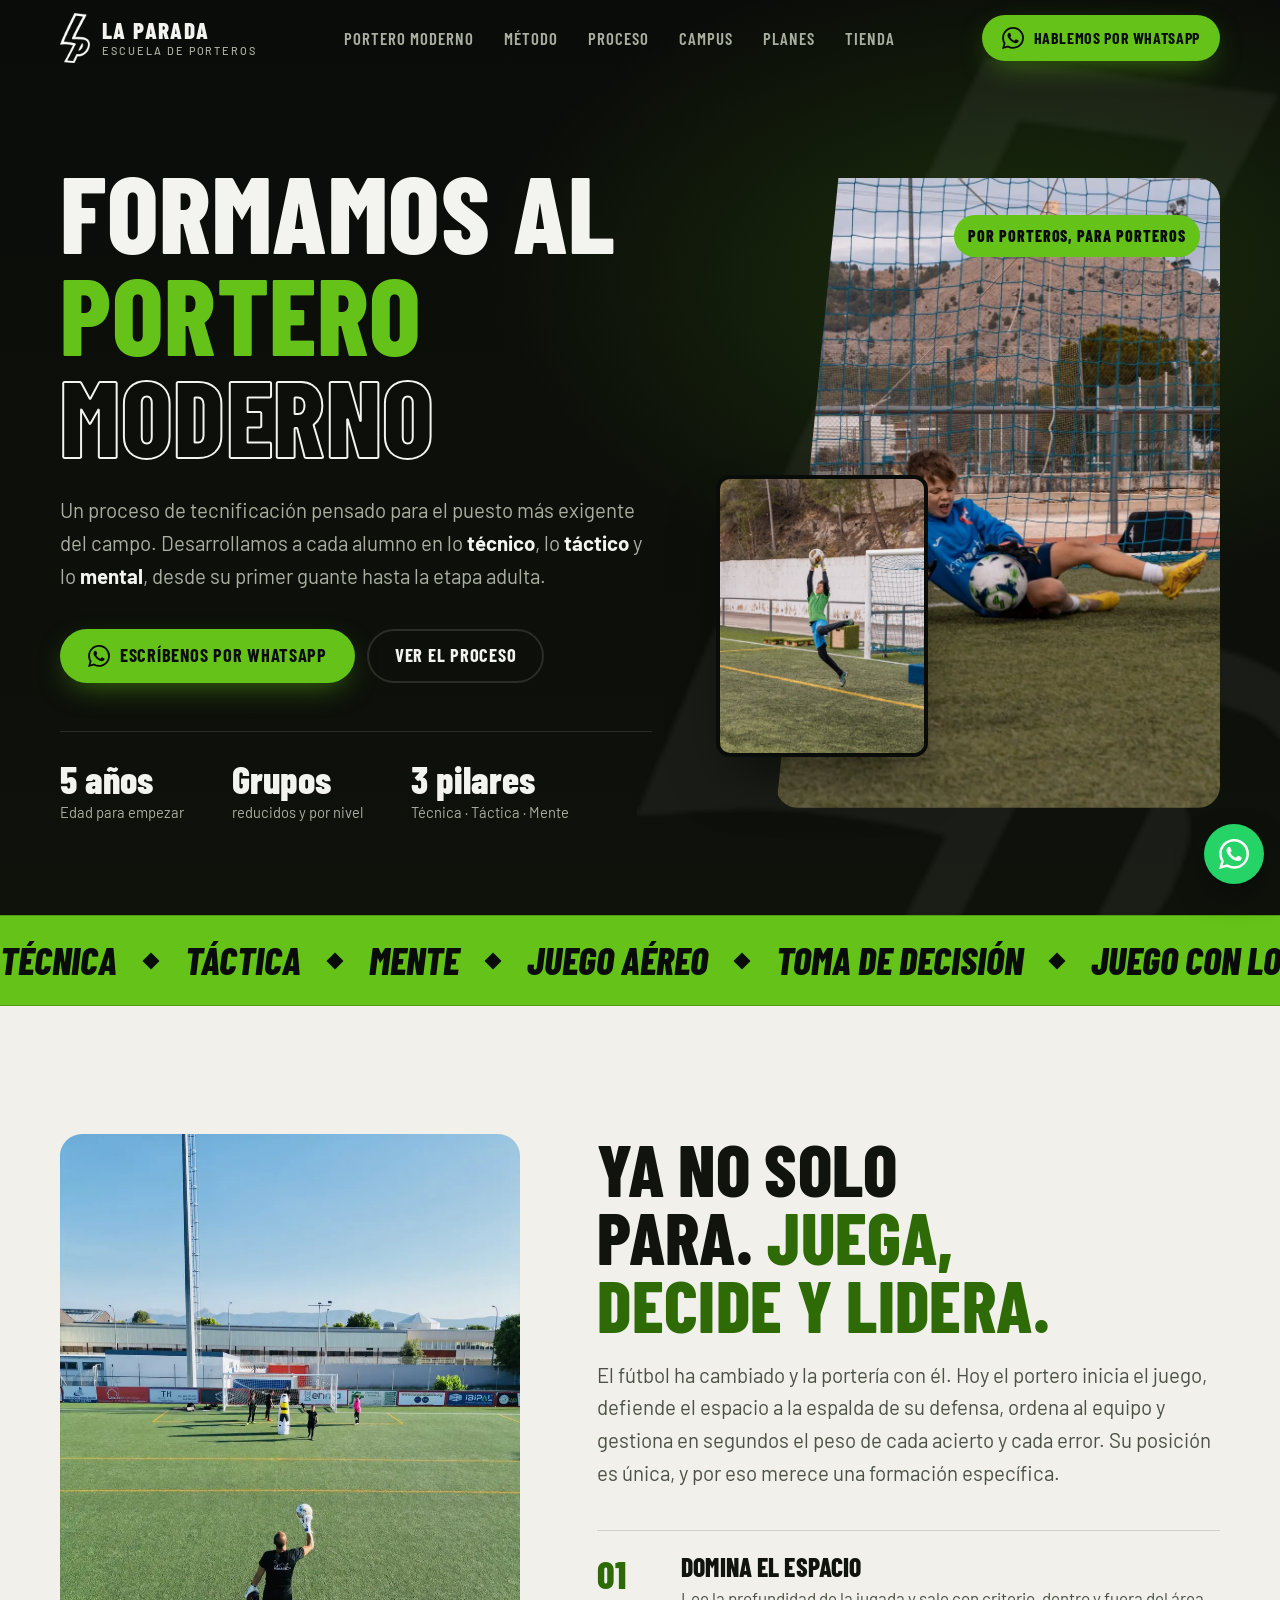
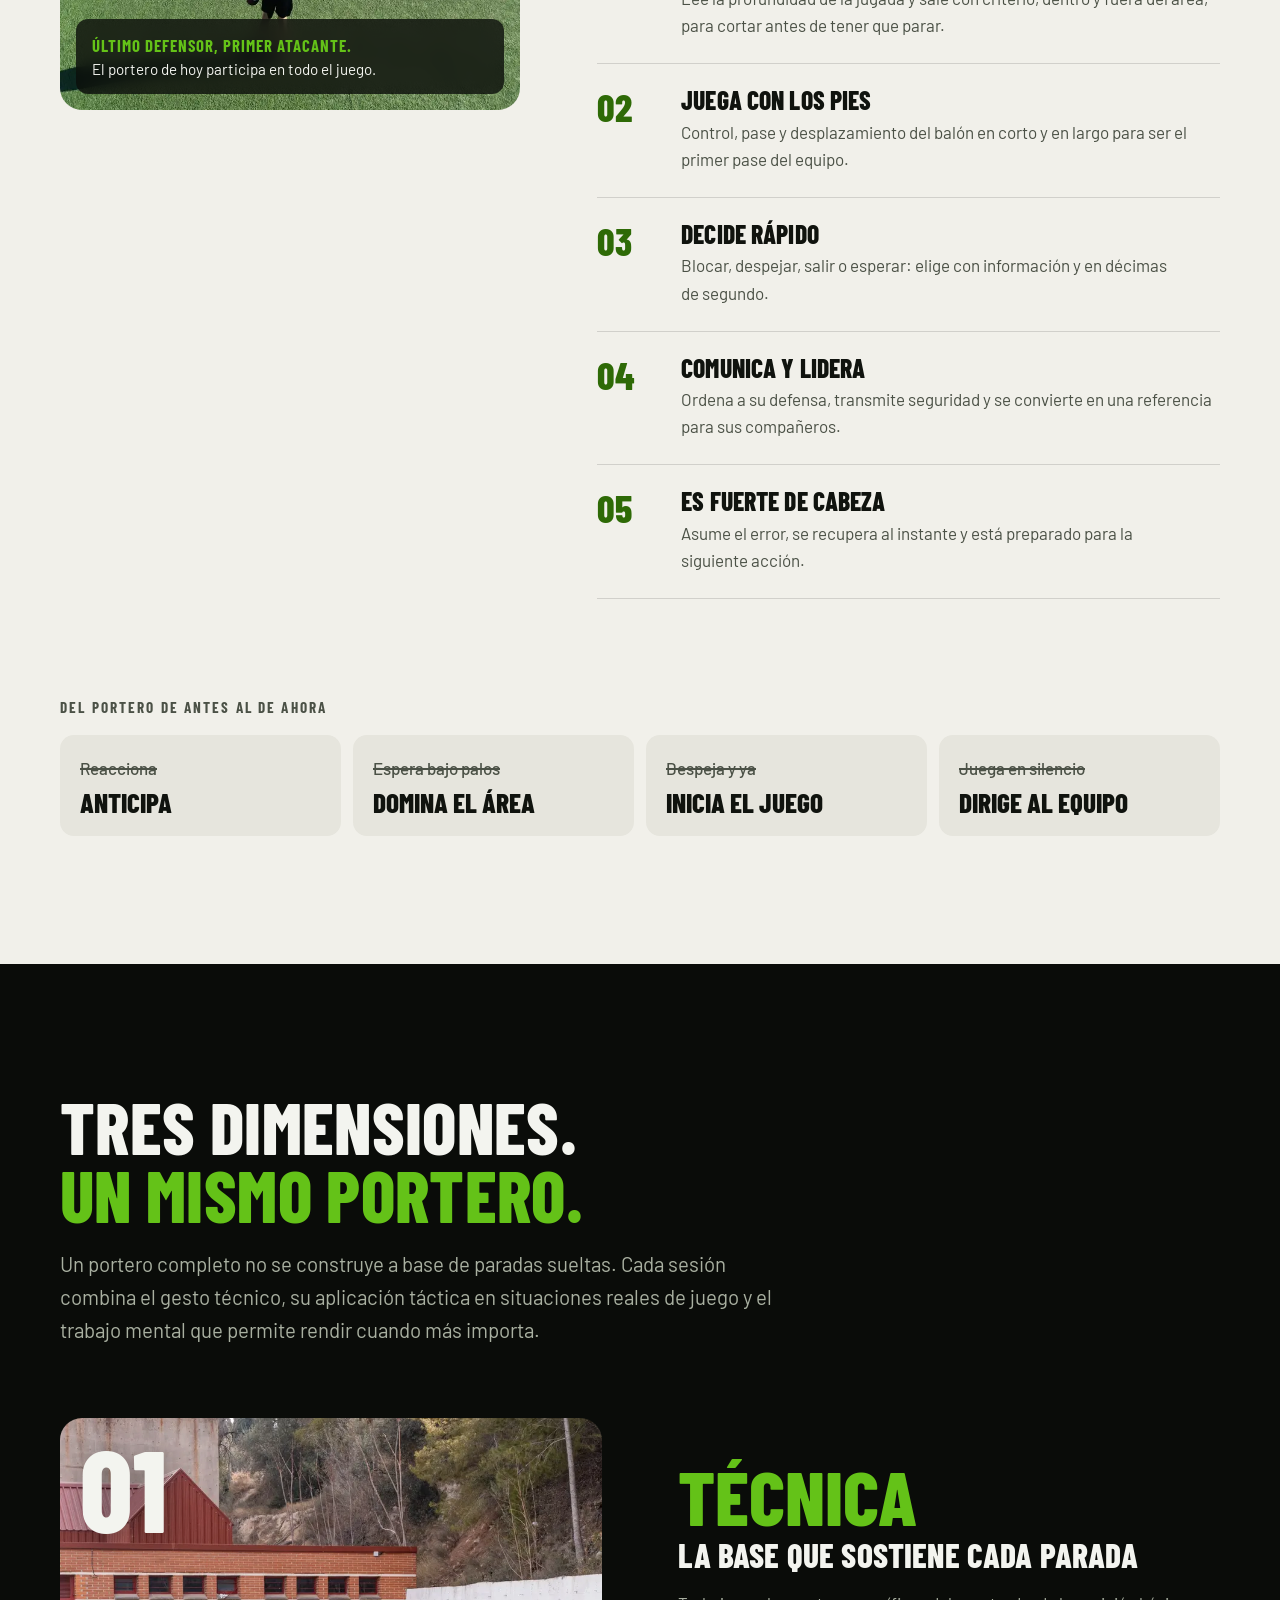
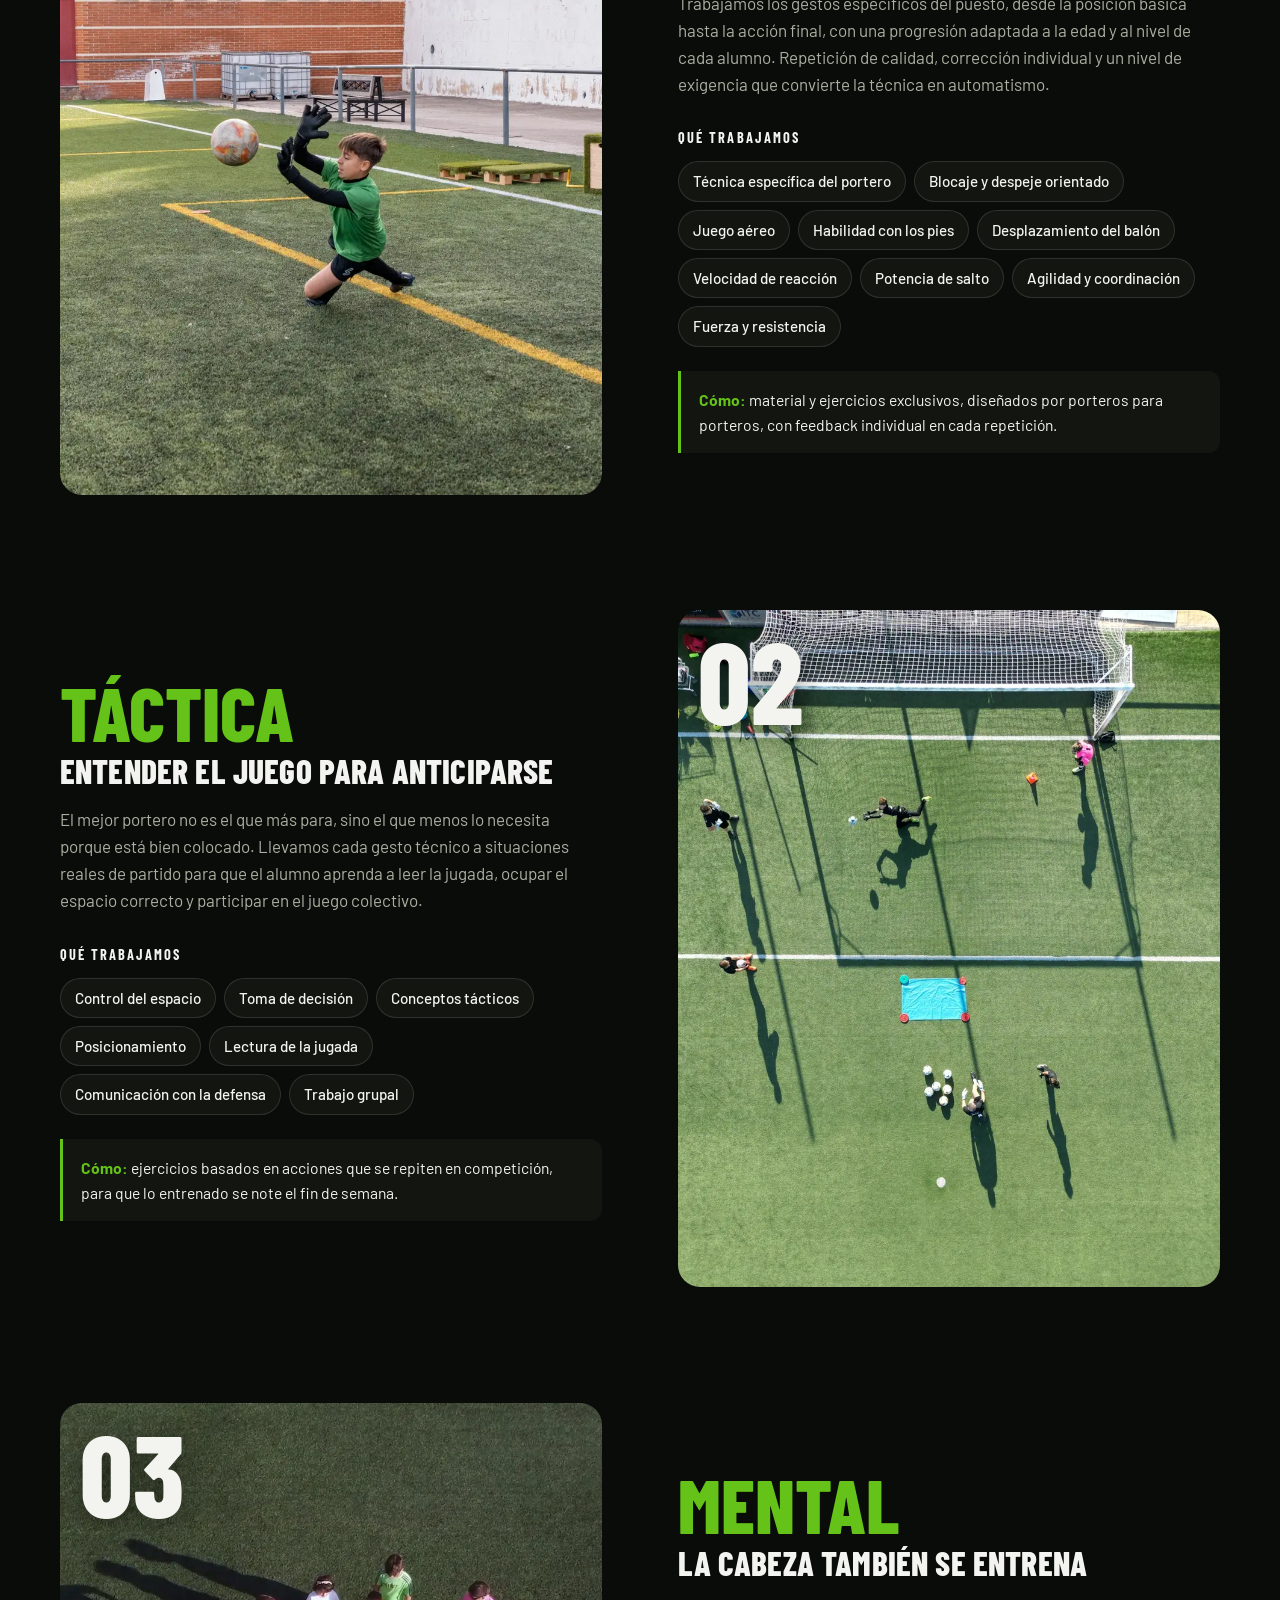
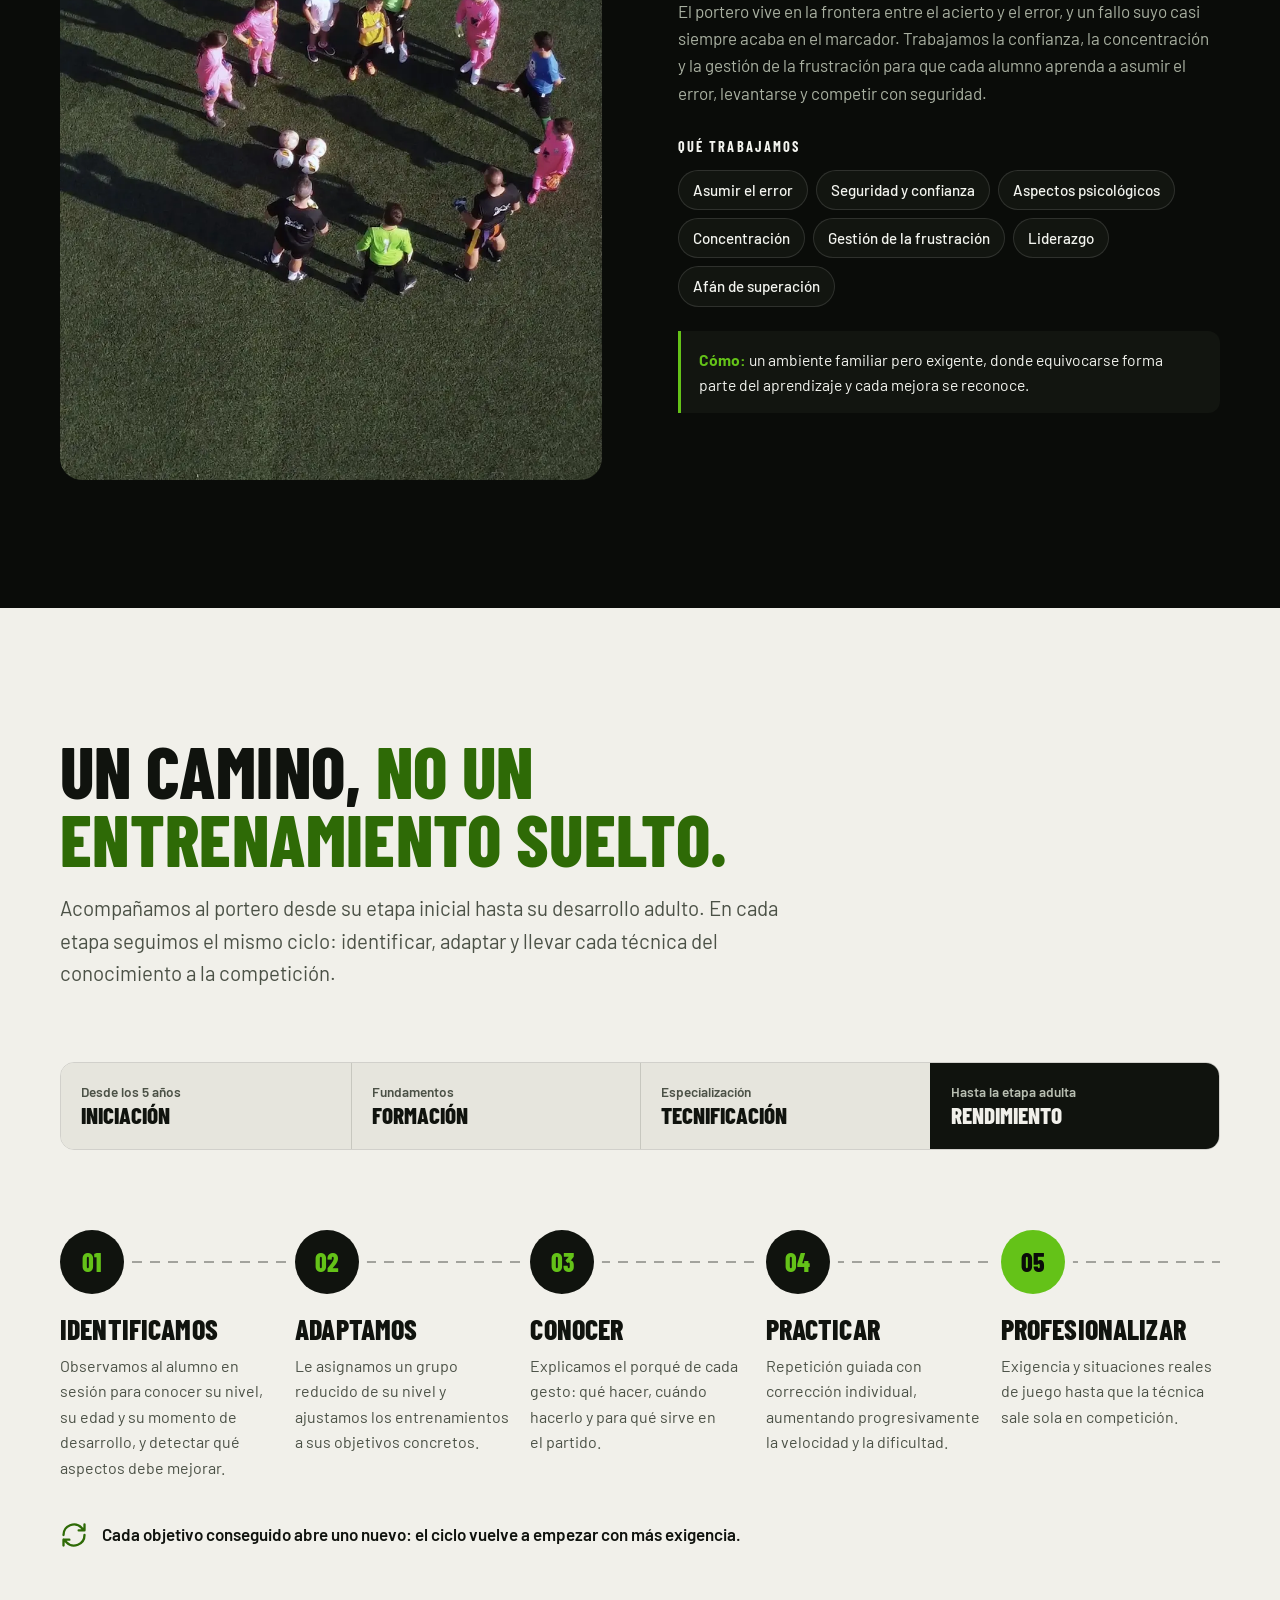
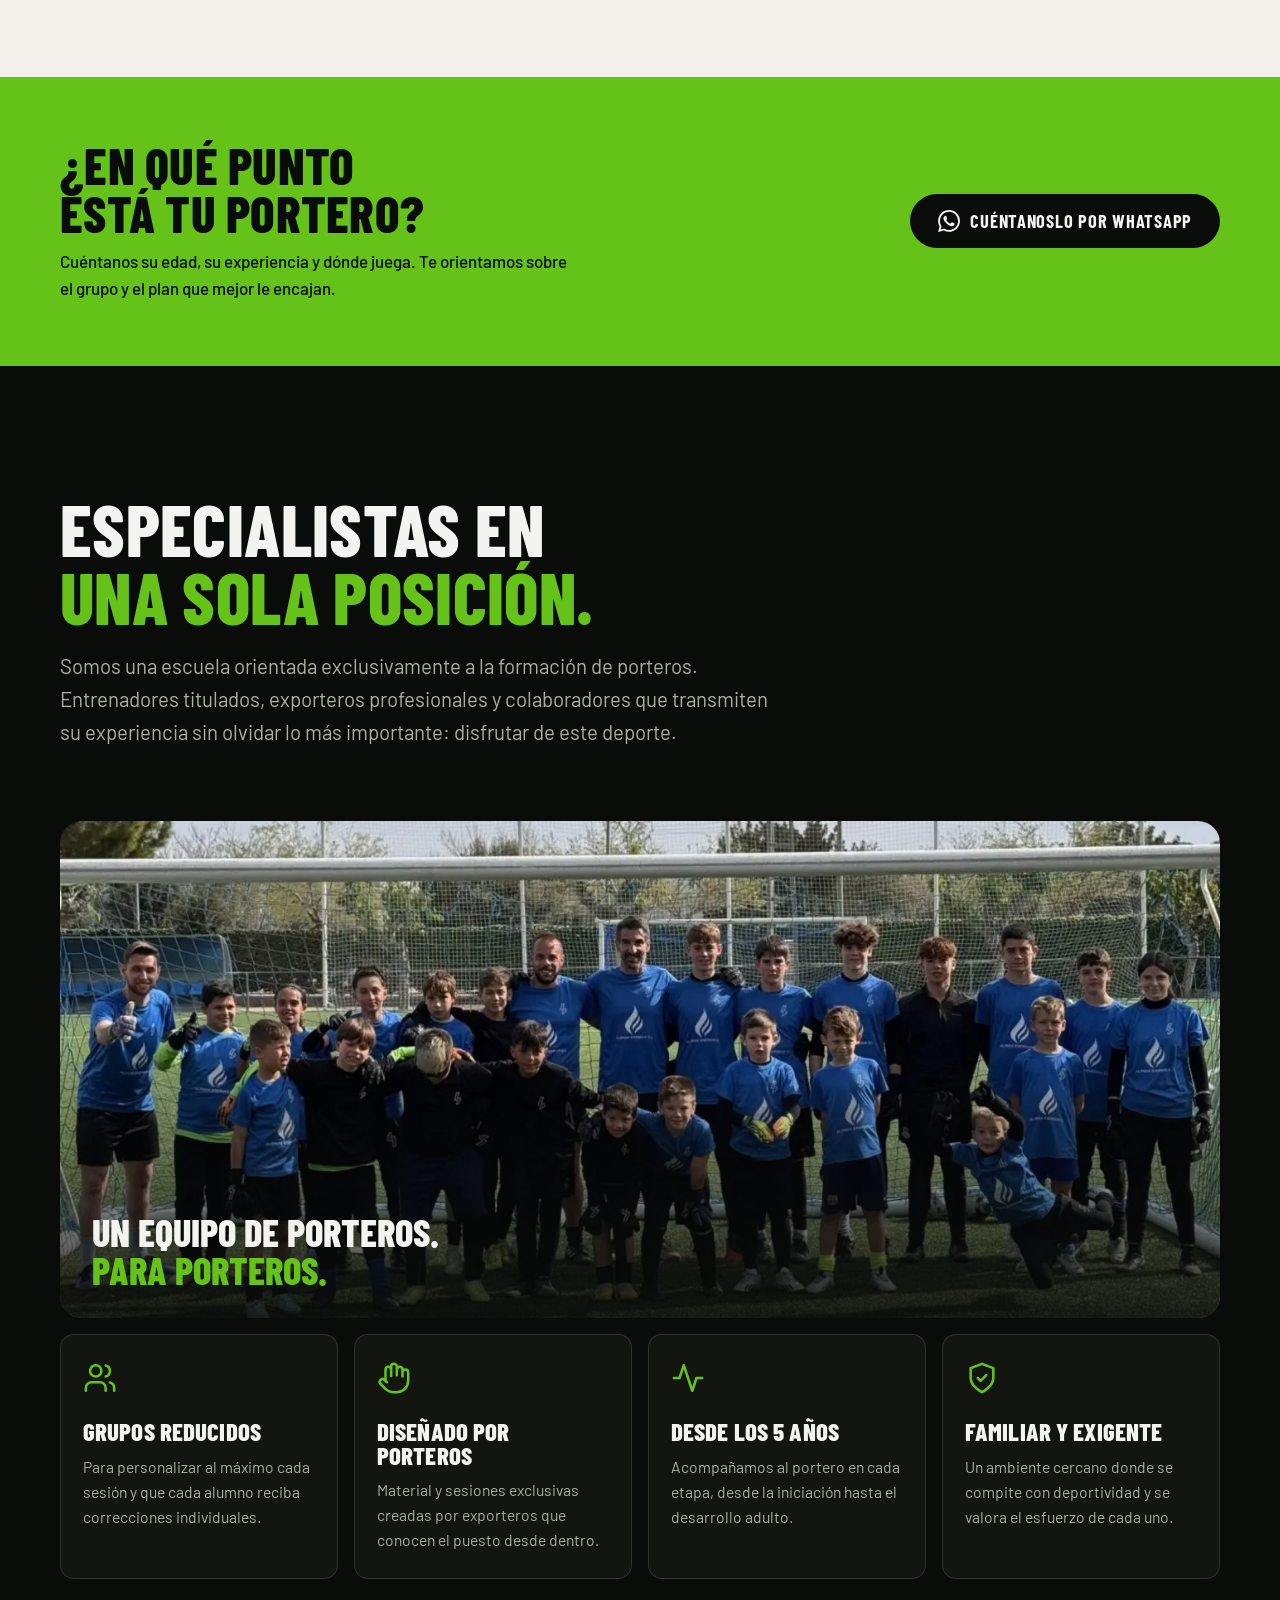
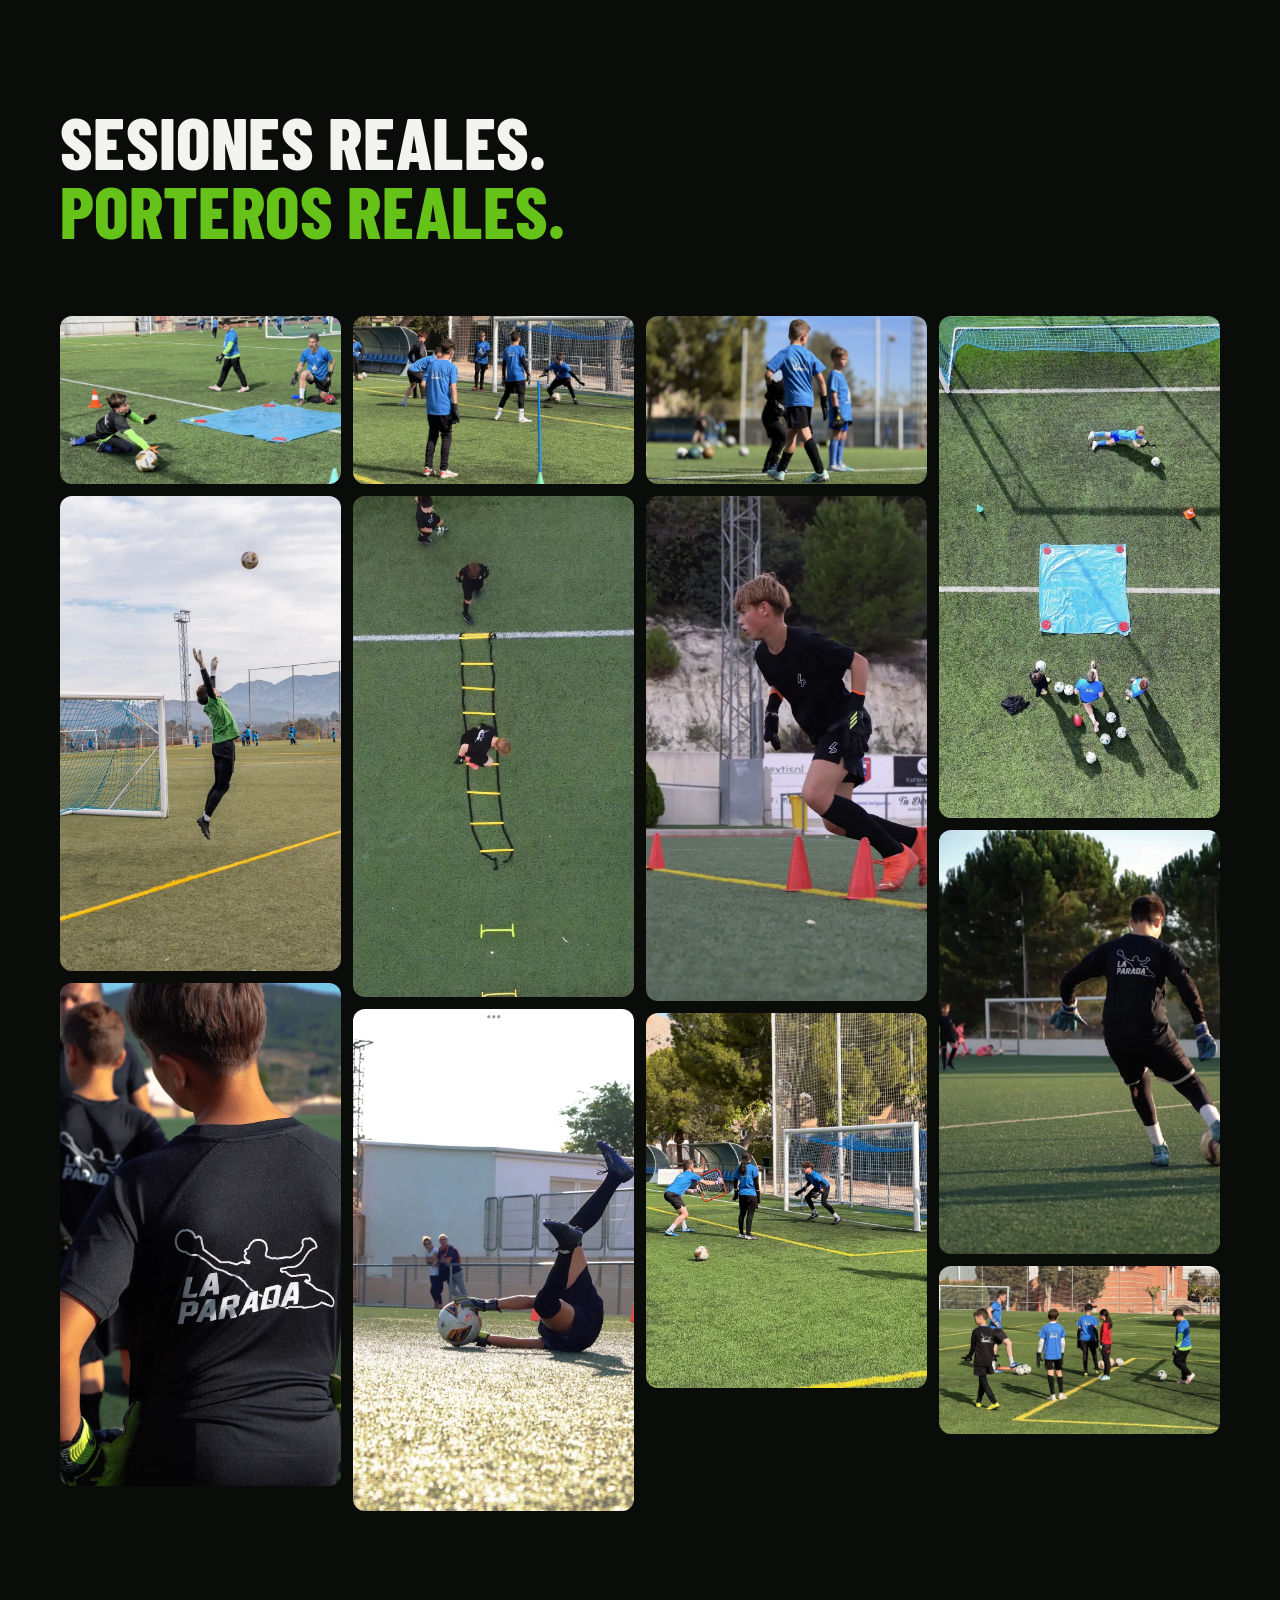
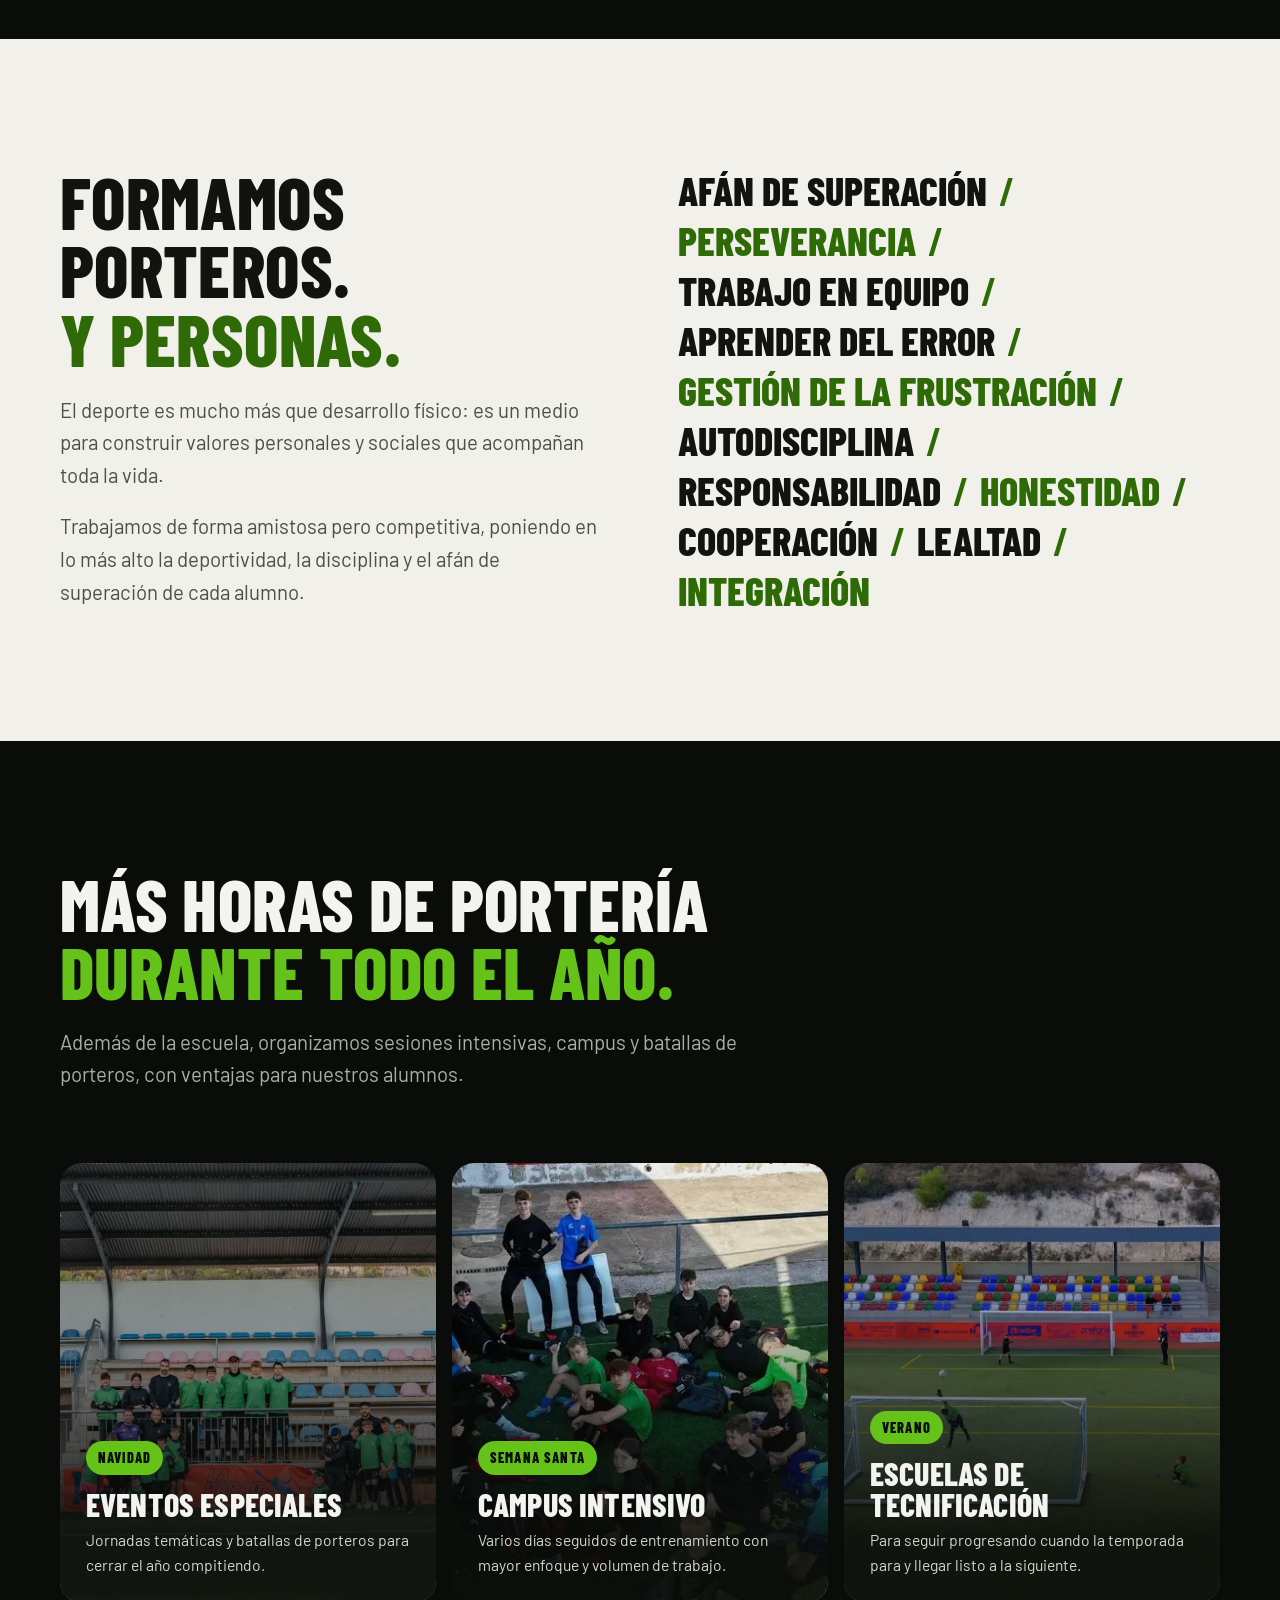
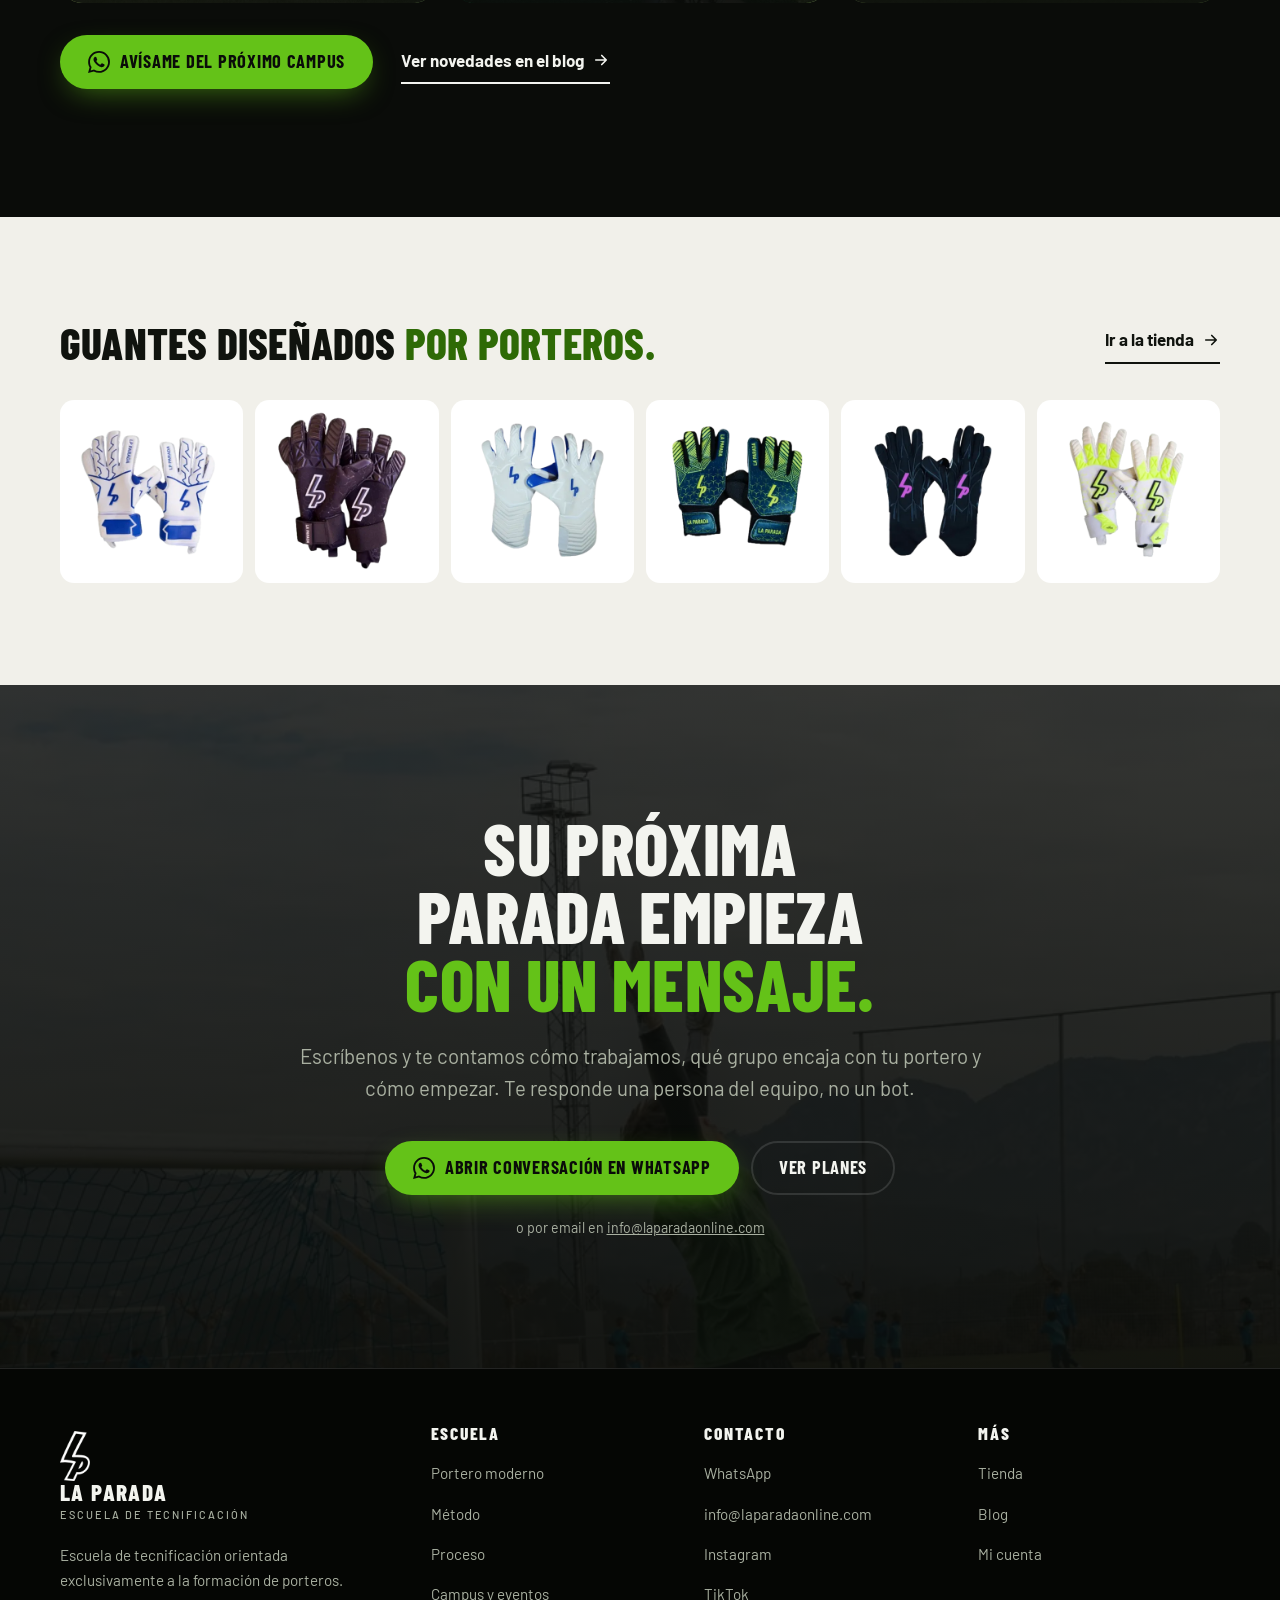
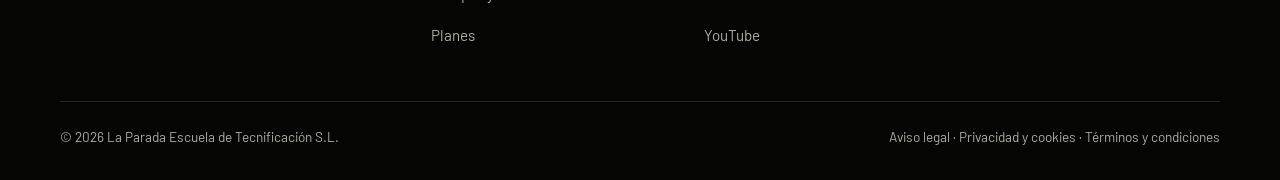
<file: index.html>
<!doctype html>
<html lang="es">
<head>
<meta charset="utf-8">
<meta name="viewport" content="width=device-width, initial-scale=1">
<title>La Parada · Escuela de tecnificación de porteros</title>
<meta name="description" content="Escuela de tecnificación exclusiva para porteros desde los 5 años. Desarrollamos al portero moderno en lo técnico, lo táctico y lo mental, en grupos reducidos y con entrenadores especialistas.">
<meta name="theme-color" content="#0A0C09">
<link rel="icon" href="assets/logo.png">
<link rel="preconnect" href="https://fonts.googleapis.com">
<link rel="preconnect" href="https://fonts.gstatic.com" crossorigin>
<link href="https://fonts.googleapis.com/css2?family=Barlow+Condensed:ital,wght@0,600;0,700;0,800;1,800&family=Barlow:wght@400;500;600;700&display=swap" rel="stylesheet">
<link rel="preload" as="image" href="assets/g13.webp">
<link rel="stylesheet" href="styles.css">
<link rel="stylesheet" href="loader.css">
<script src="loader.js"></script>
</head>
<body>
<div class="lp-loader" id="lp-loader" aria-hidden="true">
  <div class="lp-loader-row">
    <svg class="lp-loader-logo" viewBox="0 0 160 269" focusable="false"><path pathLength="1" fill-rule="evenodd" d="M 0 167 L 77 0 L 142 8 L 136 23 L 88 113 L 82 129 L 126 131 C 148 132 160 146 160 170 C 160 200 137 227 106 233 L 93 233 L 77 269 L 21 265 L 68 174 L 38 168 L 0 169 Z M 20 153 L 20 155 L 62 158 L 85 165 L 39 255 L 70 257 L 88 220 C 106 225 122 218 136 203 C 148 190 151 173 147 158 C 143 146 132 142 110 141 L 67 141 L 63 136 L 92 75 L 122 19 L 91 15 L 84 16 Z M 97 201 L 114 169 C 115 163 118 161 120 164 C 127 173 121 188 112 196 C 105 202 98 204 97 203 Z"/></svg>
    <div class="lp-loader-col">
      <div class="lp-loader-mask"><span>L</span><span>A</span><span class="sp"></span><span>P</span><span>A</span><span>R</span><span>A</span><span>D</span><span>A</span></div>
      <div class="lp-loader-tag">Escuela de porteros</div>
    </div>
  </div>
  <div class="lp-loader-bar"></div>
</div>
<svg width="0" height="0" style="position:absolute" aria-hidden="true">
  <symbol id="i-wa" viewBox="0 0 24 24"><path fill="currentColor" d="M17.472 14.382c-.297-.149-1.758-.867-2.03-.967-.273-.099-.471-.148-.67.15-.197.297-.767.966-.94 1.164-.173.199-.347.223-.644.075-.297-.15-1.255-.463-2.39-1.475-.883-.788-1.48-1.761-1.653-2.059-.173-.297-.018-.458.13-.606.134-.133.298-.347.446-.52.149-.174.198-.298.298-.497.099-.198.05-.371-.025-.52-.075-.149-.669-1.612-.916-2.207-.242-.579-.487-.5-.669-.51-.173-.008-.371-.01-.57-.01-.198 0-.52.074-.792.372-.272.297-1.04 1.016-1.04 2.479 0 1.462 1.065 2.875 1.213 3.074.149.198 2.096 3.2 5.077 4.487.709.306 1.262.489 1.694.625.712.227 1.36.195 1.871.118.571-.085 1.758-.719 2.006-1.413.248-.694.248-1.289.173-1.413-.074-.124-.272-.198-.57-.347m-5.421 7.403h-.004a9.87 9.87 0 0 1-5.031-1.378l-.361-.214-3.741.982.998-3.648-.235-.374a9.86 9.86 0 0 1-1.51-5.26c.001-5.45 4.436-9.884 9.888-9.884 2.64 0 5.122 1.03 6.988 2.898a9.825 9.825 0 0 1 2.893 6.994c-.003 5.45-4.437 9.884-9.885 9.884m8.413-18.297A11.815 11.815 0 0 0 12.05 0C5.495 0 .16 5.335.157 11.892c0 2.096.547 4.142 1.588 5.945L.057 24l6.305-1.654a11.882 11.882 0 0 0 5.683 1.448h.005c6.554 0 11.89-5.335 11.893-11.893a11.821 11.821 0 0 0-3.48-8.413Z"/></symbol>
  <symbol id="i-arrow" viewBox="0 0 24 24"><path fill="none" stroke="currentColor" stroke-width="2.2" stroke-linecap="round" stroke-linejoin="round" d="M5 12h14M13 6l6 6-6 6"/></symbol>
</svg>

<a class="skip" href="#main">Saltar al contenido</a>

<header class="header" id="top">
  <div class="container">
    <a class="brand" href="#top" aria-label="La Parada, inicio">
      <img src="assets/logo.png" alt="" width="30" height="40">
      <span>La Parada<small>Escuela de porteros</small></span>
    </a>
    <nav class="nav" id="nav" aria-label="Principal">
      <a href="#portero-moderno">Portero moderno</a>
      <a href="#metodo">Método</a>
      <a href="#proceso">Proceso</a>
      <a href="#campus">Campus</a>
      <a href="planes.html">Planes</a>
      <a href="https://laparadaonline.com/mi-cuenta/tiendaonline">Tienda</a>
      <a class="nav-wa wa" href="https://wa.me/34610383953" data-msg="Hola, me gustaría recibir información sobre la escuela de porteros La Parada."><svg aria-hidden="true"><use href="#i-wa"/></svg>Escríbenos por WhatsApp</a>
    </nav>
    <div style="display:flex;gap:10px;align-items:center">
      <a class="btn btn-wa wa" href="https://wa.me/34610383953" data-msg="Hola, me gustaría recibir información sobre la escuela de porteros La Parada.">
        <svg aria-hidden="true"><use href="#i-wa"/></svg><span>Hablemos<span class="lbl-long"> por WhatsApp</span></span>
      </a>
      <button class="menu-btn" aria-expanded="false" aria-controls="nav" aria-label="Abrir menú">
        <svg viewBox="0 0 24 24" aria-hidden="true"><path fill="none" stroke="currentColor" stroke-width="2" stroke-linecap="round" d="M4 7h16M4 12h16M4 17h16"/></svg>
      </button>
    </div>
  </div>
</header>

<main id="main">

<!-- HERO -->
<section class="hero" aria-labelledby="hero-title">
  <img class="hero-bolt" src="assets/logo.png" alt="" aria-hidden="true">
  <div class="container hero-grid">
    <div>
      <h1 id="hero-title" class="h-xl">
        <span class="line">Formamos al</span>
        <span class="line accent">portero</span>
        <span class="line stroke">moderno</span>
      </h1>
      <p class="lead">Un proceso de tecnificación pensado para el puesto más exigente del campo. Desarrollamos a cada alumno en lo <strong style="color:var(--on-dark)">técnico</strong>, lo <strong style="color:var(--on-dark)">táctico</strong> y lo <strong style="color:var(--on-dark)">mental</strong>, desde su primer guante hasta la etapa adulta.</p>
      <div class="btn-row">
        <a class="btn btn-wa wa" href="https://wa.me/34610383953" data-msg="Hola, quiero información sobre la escuela de tecnificación de porteros La Parada.">
          <svg aria-hidden="true"><use href="#i-wa"/></svg>Escríbenos por WhatsApp
        </a>
        <a class="btn btn-ghost" href="#proceso">Ver el proceso</a>
      </div>
      <div class="hero-facts">
        <div><b>5 años</b><span>Edad para empezar</span></div>
        <div><b>Grupos</b><span>reducidos y por nivel</span></div>
        <div><b>3 pilares</b><span>Técnica · Táctica · Mente</span></div>
      </div>
    </div>
    <div class="hero-media">
      <div class="main"><img src="assets/g13.webp" alt="Alumno de La Parada blocando el balón en el suelo tras una estirada junto al poste" width="900" height="1343" fetchpriority="high"></div>
      <div class="inset"><img src="assets/g12.webp" alt="Portero saltando para atrapar un balón alto" width="900" height="1349"></div>
      <span class="hero-tag">Por porteros, para porteros</span>
    </div>
  </div>
</section>

<div class="marquee" aria-hidden="true">
  <div class="marquee-track">
    <span>Técnica</span><span>Táctica</span><span>Mente</span><span>Juego aéreo</span><span>Toma de decisión</span><span>Juego con los pies</span><span>Asumir el error</span>
    <span>Técnica</span><span>Táctica</span><span>Mente</span><span>Juego aéreo</span><span>Toma de decisión</span><span>Juego con los pies</span><span>Asumir el error</span>
  </div>
</div>

<!-- PORTERO MODERNO -->
<section class="section paper" id="portero-moderno" aria-labelledby="moderno-title">
  <div class="container">
    <div class="moderno-grid">
      <figure class="moderno-media reveal" style="margin:0">
        <img src="assets/g16.webp" alt="Portero de La Parada solo en el campo, levantando el brazo para ordenar a sus compañeros" width="900" height="1200" loading="lazy">
        <figcaption><b>Último defensor, primer atacante.</b><br>El portero de hoy participa en todo el juego.</figcaption>
      </figure>
      <div>
        <div class="sec-head reveal" style="margin-bottom:0">
          <h2 id="moderno-title" class="h-lg">Ya no solo para. <span class="accent">Juega, decide y lidera.</span></h2>
          <p class="lead">El fútbol ha cambiado y la portería con él. Hoy el portero inicia el juego, defiende el espacio a la espalda de su defensa, ordena al equipo y gestiona en segundos el peso de cada acierto y cada error. Su posición es única, y por eso merece una formación específica.</p>
        </div>
        <ol class="traits">
          <li class="reveal"><span class="n">01</span><div><h3>Domina el espacio</h3><p>Lee la profundidad de la jugada y sale con criterio, dentro y fuera del área, para cortar antes de tener que parar.</p></div></li>
          <li class="reveal"><span class="n">02</span><div><h3>Juega con los pies</h3><p>Control, pase y desplazamiento del balón en corto y en largo para ser el primer pase del equipo.</p></div></li>
          <li class="reveal"><span class="n">03</span><div><h3>Decide rápido</h3><p>Blocar, despejar, salir o esperar: elige con información y en décimas de segundo.</p></div></li>
          <li class="reveal"><span class="n">04</span><div><h3>Comunica y lidera</h3><p>Ordena a su defensa, transmite seguridad y se convierte en una referencia para sus compañeros.</p></div></li>
          <li class="reveal"><span class="n">05</span><div><h3>Es fuerte de cabeza</h3><p>Asume el error, se recupera al instante y está preparado para la siguiente acción.</p></div></li>
        </ol>
      </div>
    </div>
    <div class="versus reveal">
      <div class="versus-label">Del portero de antes al de ahora</div>
      <div><s>Reacciona</s><strong>Anticipa</strong></div>
      <div><s>Espera bajo palos</s><strong>Domina el área</strong></div>
      <div><s>Despeja y ya</s><strong>Inicia el juego</strong></div>
      <div><s>Juega en silencio</s><strong>Dirige al equipo</strong></div>
    </div>
  </div>
</section>

<!-- MÉTODO / PILARES -->
<section class="section" id="metodo" aria-labelledby="metodo-title">
  <div class="container">
    <div class="sec-head reveal">
      <h2 id="metodo-title" class="h-lg">Tres dimensiones. <span class="accent">Un mismo portero.</span></h2>
      <p class="lead">Un portero completo no se construye a base de paradas sueltas. Cada sesión combina el gesto técnico, su aplicación táctica en situaciones reales de juego y el trabajo mental que permite rendir cuando más importa.</p>
    </div>

    <div class="pillars">
      <article class="pillar" aria-labelledby="p1">
        <div class="pillar-media reveal">
          <img src="assets/g04.webp" alt="Portera con equipación verde atrapando un balón alto en plena estirada" width="900" height="1350" loading="lazy">
          <span class="pillar-num" aria-hidden="true">01</span>
        </div>
        <div class="reveal">
          <p class="pillar-kicker">Técnica</p>
          <h3 id="p1">La base que sostiene cada parada</h3>
          <p>Trabajamos los gestos específicos del puesto, desde la posición básica hasta la acción final, con una progresión adaptada a la edad y al nivel de cada alumno. Repetición de calidad, corrección individual y un nivel de exigencia que convierte la técnica en automatismo.</p>
          <p class="chips-title">Qué trabajamos</p>
          <ul class="chips">
            <li>Técnica específica del portero</li><li>Blocaje y despeje orientado</li><li>Juego aéreo</li><li>Habilidad con los pies</li><li>Desplazamiento del balón</li><li>Velocidad de reacción</li><li>Potencia de salto</li><li>Agilidad y coordinación</li><li>Fuerza y resistencia</li>
          </ul>
          <p class="how"><b>Cómo:</b> material y ejercicios exclusivos, diseñados por porteros para porteros, con feedback individual en cada repetición.</p>
        </div>
      </article>

      <article class="pillar" aria-labelledby="p2">
        <div class="pillar-media reveal">
          <img src="assets/g20.webp" alt="Vista aérea de un ejercicio de porteros frente a la portería con conos y balones" width="900" height="1200" loading="lazy">
          <span class="pillar-num" aria-hidden="true">02</span>
        </div>
        <div class="reveal">
          <p class="pillar-kicker">Táctica</p>
          <h3 id="p2">Entender el juego para anticiparse</h3>
          <p>El mejor portero no es el que más para, sino el que menos lo necesita porque está bien colocado. Llevamos cada gesto técnico a situaciones reales de partido para que el alumno aprenda a leer la jugada, ocupar el espacio correcto y participar en el juego colectivo.</p>
          <p class="chips-title">Qué trabajamos</p>
          <ul class="chips">
            <li>Control del espacio</li><li>Toma de decisión</li><li>Conceptos tácticos</li><li>Posicionamiento</li><li>Lectura de la jugada</li><li>Comunicación con la defensa</li><li>Trabajo grupal</li>
          </ul>
          <p class="how"><b>Cómo:</b> ejercicios basados en acciones que se repiten en competición, para que lo entrenado se note el fin de semana.</p>
        </div>
      </article>

      <article class="pillar" aria-labelledby="p3">
        <div class="pillar-media reveal">
          <img src="assets/g17.webp" alt="Vista aérea de un grupo de alumnos en círculo durante una charla de entrenamiento" width="900" height="1617" loading="lazy" style="object-position:50% 45%">
          <span class="pillar-num" aria-hidden="true">03</span>
        </div>
        <div class="reveal">
          <p class="pillar-kicker">Mental</p>
          <h3 id="p3">La cabeza también se entrena</h3>
          <p>El portero vive en la frontera entre el acierto y el error, y un fallo suyo casi siempre acaba en el marcador. Trabajamos la confianza, la concentración y la gestión de la frustración para que cada alumno aprenda a asumir el error, levantarse y competir con seguridad.</p>
          <p class="chips-title">Qué trabajamos</p>
          <ul class="chips">
            <li>Asumir el error</li><li>Seguridad y confianza</li><li>Aspectos psicológicos</li><li>Concentración</li><li>Gestión de la frustración</li><li>Liderazgo</li><li>Afán de superación</li>
          </ul>
          <p class="how"><b>Cómo:</b> un ambiente familiar pero exigente, donde equivocarse forma parte del aprendizaje y cada mejora se reconoce.</p>
        </div>
      </article>
    </div>
  </div>
</section>

<!-- PROCESO -->
<section class="section paper" id="proceso" aria-labelledby="proceso-title">
  <div class="container">
    <div class="sec-head reveal">
      <h2 id="proceso-title" class="h-lg">Un camino, <span class="accent">no un entrenamiento suelto.</span></h2>
      <p class="lead">Acompañamos al portero desde su etapa inicial hasta su desarrollo adulto. En cada etapa seguimos el mismo ciclo: identificar, adaptar y llevar cada técnica del conocimiento a la competición.</p>
    </div>

    <div class="stages reveal" role="list" aria-label="Etapas de formación">
      <div role="listitem"><small>Desde los 5 años</small><strong>Iniciación</strong></div>
      <div role="listitem"><small>Fundamentos</small><strong>Formación</strong></div>
      <div role="listitem"><small>Especialización</small><strong>Tecnificación</strong></div>
      <div role="listitem"><small>Hasta la etapa adulta</small><strong>Rendimiento</strong></div>
    </div>

    <ol class="steps">
      <li class="step reveal"><span class="step-dot" aria-hidden="true">01</span><div><h3>Identificamos</h3><p>Observamos al alumno en sesión para conocer su nivel, su edad y su momento de desarrollo, y detectar qué aspectos debe mejorar.</p></div></li>
      <li class="step reveal"><span class="step-dot" aria-hidden="true">02</span><div><h3>Adaptamos</h3><p>Le asignamos un grupo reducido de su nivel y ajustamos los entrenamientos a sus objetivos concretos.</p></div></li>
      <li class="step reveal"><span class="step-dot" aria-hidden="true">03</span><div><h3>Conocer</h3><p>Explicamos el porqué de cada gesto: qué hacer, cuándo hacerlo y para qué sirve en el partido.</p></div></li>
      <li class="step reveal"><span class="step-dot" aria-hidden="true">04</span><div><h3>Practicar</h3><p>Repetición guiada con corrección individual, aumentando progresivamente la velocidad y la dificultad.</p></div></li>
      <li class="step reveal"><span class="step-dot" aria-hidden="true">05</span><div><h3>Profesionalizar</h3><p>Exigencia y situaciones reales de juego hasta que la técnica sale sola en competición.</p></div></li>
    </ol>
    <p class="cycle-note reveal">
      <svg viewBox="0 0 24 24" aria-hidden="true"><path fill="none" stroke="currentColor" stroke-width="2" stroke-linecap="round" stroke-linejoin="round" d="M3 12a9 9 0 0 1 15.5-6.2L21 8M21 3v5h-5M21 12a9 9 0 0 1-15.5 6.2L3 16M3 21v-5h5"/></svg>
      Cada objetivo conseguido abre uno nuevo: el ciclo vuelve a empezar con más exigencia.
    </p>
  </div>
</section>

<!-- CTA BAND -->
<section class="band" aria-labelledby="band-title">
  <div class="container">
    <div>
      <h2 id="band-title">¿En qué punto está tu portero?</h2>
      <p>Cuéntanos su edad, su experiencia y dónde juega. Te orientamos sobre el grupo y el plan que mejor le encajan.</p>
    </div>
    <a class="btn btn-dark wa" href="https://wa.me/34610383953" data-msg="Hola, me gustaría que me orientarais sobre el grupo ideal para mi portero. Edad: … / Experiencia: … / Equipo: …">
      <svg aria-hidden="true"><use href="#i-wa"/></svg>Cuéntanoslo por WhatsApp
    </a>
  </div>
</section>

<!-- DIFERENCIALES -->
<section class="section" aria-labelledby="dif-title">
  <div class="container">
    <div class="sec-head reveal">
      <h2 id="dif-title" class="h-lg">Especialistas en <span class="accent">una sola posición.</span></h2>
      <p class="lead">Somos una escuela orientada exclusivamente a la formación de porteros. Entrenadores titulados, exporteros profesionales y colaboradores que transmiten su experiencia sin olvidar lo más importante: disfrutar de este deporte.</p>
    </div>
    <figure class="team-photo reveal" style="margin:0">
      <img src="assets/hero.webp" alt="Grupo de alumnos y entrenadores de La Parada posando en el campo" width="1400" height="840" loading="lazy">
      <p>Un equipo de porteros.<br><span class="accent">Para porteros.</span></p>
    </figure>
    <div class="diffs">
      <div class="diff reveal">
        <svg viewBox="0 0 24 24" aria-hidden="true"><path fill="none" stroke="currentColor" stroke-width="1.8" stroke-linecap="round" stroke-linejoin="round" d="M16 21v-2a4 4 0 0 0-4-4H6a4 4 0 0 0-4 4v2M9 11a4 4 0 1 0 0-8 4 4 0 0 0 0 8M22 21v-2a4 4 0 0 0-3-3.87M16 3.13a4 4 0 0 1 0 7.75"/></svg>
        <h3>Grupos reducidos</h3><p>Para personalizar al máximo cada sesión y que cada alumno reciba correcciones individuales.</p>
      </div>
      <div class="diff reveal">
        <svg viewBox="0 0 24 24" aria-hidden="true"><path fill="none" stroke="currentColor" stroke-width="1.8" stroke-linecap="round" stroke-linejoin="round" d="M18 11V6a2 2 0 0 0-4 0M14 10V4a2 2 0 0 0-4 0v2M10 10.5V6a2 2 0 0 0-4 0v8M18 8a2 2 0 1 1 4 0v6a8 8 0 0 1-8 8h-2c-2.8 0-4.5-.86-5.99-2.34l-3.6-3.6a2 2 0 0 1 2.83-2.82L7 15"/></svg>
        <h3>Diseñado por porteros</h3><p>Material y sesiones exclusivas creadas por exporteros que conocen el puesto desde dentro.</p>
      </div>
      <div class="diff reveal">
        <svg viewBox="0 0 24 24" aria-hidden="true"><path fill="none" stroke="currentColor" stroke-width="1.8" stroke-linecap="round" stroke-linejoin="round" d="M22 12h-4l-3 9L9 3l-3 9H2"/></svg>
        <h3>Desde los 5 años</h3><p>Acompañamos al portero en cada etapa, desde la iniciación hasta el desarrollo adulto.</p>
      </div>
      <div class="diff reveal">
        <svg viewBox="0 0 24 24" aria-hidden="true"><path fill="none" stroke="currentColor" stroke-width="1.8" stroke-linecap="round" stroke-linejoin="round" d="M12 22s8-4 8-10V5l-8-3-8 3v7c0 6 8 10 8 10Z"/><path fill="none" stroke="currentColor" stroke-width="1.8" stroke-linecap="round" stroke-linejoin="round" d="m9 12 2 2 4-4"/></svg>
        <h3>Familiar y exigente</h3><p>Un ambiente cercano donde se compite con deportividad y se valora el esfuerzo de cada uno.</p>
      </div>
    </div>
  </div>
</section>

<!-- GALERÍA -->
<section class="section" style="padding-top:0" aria-labelledby="gal-title">
  <div class="container">
    <div class="sec-head reveal">
      <h2 id="gal-title" class="h-lg">Sesiones reales. <span class="accent">Porteros reales.</span></h2>
    </div>
    <div class="gallery">
      <figure><a class="lb-item" href="assets/g03.webp" aria-label="Ampliar imagen: Portero estirándose para blocar un balón raso durante un ejercicio"><img src="assets/g03.webp" alt="Portero estirándose para blocar un balón raso durante un ejercicio" width="1400" height="837" loading="lazy"></a></figure>
      <figure><a class="lb-item" href="assets/g05.webp" aria-label="Ampliar imagen: Portero saltando para atrapar un balón alto"><img src="assets/g05.webp" alt="Portero saltando para atrapar un balón alto" width="900" height="1522" loading="lazy"></a></figure>
      <figure><a class="lb-item" href="assets/g08.webp" aria-label="Ampliar imagen: Alumno con la camiseta negra de La Parada"><img src="assets/g08.webp" alt="Alumno con la camiseta negra de La Parada" width="900" height="1611" loading="lazy"></a></figure>
      <figure><a class="lb-item" href="assets/g14.webp" aria-label="Ampliar imagen: Grupo de porteros esperando su turno frente a la portería"><img src="assets/g14.webp" alt="Grupo de porteros esperando su turno frente a la portería" width="1400" height="837" loading="lazy"></a></figure>
      <figure><a class="lb-item" href="assets/g06.webp" aria-label="Ampliar imagen: Vista aérea de una escalera de coordinación en el césped"><img src="assets/g06.webp" alt="Vista aérea de una escalera de coordinación en el césped" width="900" height="1607" loading="lazy"></a></figure>
      <figure><a class="lb-item" href="assets/g19.webp" aria-label="Ampliar imagen: Portero realizando una parada acrobática"><img src="assets/g19.webp" alt="Portero realizando una parada acrobática" width="900" height="1608" loading="lazy"></a></figure>
      <figure><a class="lb-item" href="assets/g01.webp" aria-label="Ampliar imagen: Alumnos trabajando desplazamientos con balón"><img src="assets/g01.webp" alt="Alumnos trabajando desplazamientos con balón" width="1400" height="840" loading="lazy"></a></figure>
      <figure><a class="lb-item" href="assets/g09.webp" aria-label="Ampliar imagen: Portero en carrera entre conos de agilidad"><img src="assets/g09.webp" alt="Portero en carrera entre conos de agilidad" width="900" height="1617" loading="lazy"></a></figure>
      <figure><a class="lb-item" href="assets/g02.webp" aria-label="Ampliar imagen: Ejercicio de porteros en la portería con el entrenador"><img src="assets/g02.webp" alt="Ejercicio de porteros en la portería con el entrenador" width="900" height="1200" loading="lazy"></a></figure>
      <figure><a class="lb-item" href="assets/g11.webp" aria-label="Ampliar imagen: Vista aérea de un ejercicio con colchoneta azul"><img src="assets/g11.webp" alt="Vista aérea de un ejercicio con colchoneta azul" width="900" height="1608" loading="lazy"></a></figure>
      <figure><a class="lb-item" href="assets/g07.webp" aria-label="Ampliar imagen: Portero de espaldas preparado para la siguiente acción"><img src="assets/g07.webp" alt="Portero de espaldas preparado para la siguiente acción" width="900" height="1340" loading="lazy"></a></figure>
      <figure><a class="lb-item" href="assets/hero2.webp" aria-label="Ampliar imagen: Varios porteros entrenando en el campo"><img src="assets/hero2.webp" alt="Varios porteros entrenando en el campo" width="1400" height="837" loading="lazy"></a></figure>
    </div>
  </div>
</section>

<!-- VALORES -->
<section class="section paper" aria-labelledby="val-title">
  <div class="container values-grid">
    <div class="reveal">
      <h2 id="val-title" class="h-lg">Formamos porteros. <span class="accent">Y personas.</span></h2>
      <p class="lead" style="margin-top:22px">El deporte es mucho más que desarrollo físico: es un medio para construir valores personales y sociales que acompañan toda la vida.</p>
      <p class="lead">Trabajamos de forma amistosa pero competitiva, poniendo en lo más alto la deportividad, la disciplina y el afán de superación de cada alumno.</p>
    </div>
    <ul class="values reveal" aria-label="Valores que trabajamos">
      <li>Afán de superación</li><li>Perseverancia</li><li>Trabajo en equipo</li><li>Aprender del error</li><li>Gestión de la frustración</li><li>Autodisciplina</li><li>Responsabilidad</li><li>Honestidad</li><li>Cooperación</li><li>Lealtad</li><li>Integración</li>
    </ul>
  </div>
</section>

<!-- CAMPUS -->
<section class="section" id="campus" aria-labelledby="campus-title">
  <div class="container">
    <div class="sec-head reveal">
      <h2 id="campus-title" class="h-lg">Más horas de portería <span class="accent">durante todo el año.</span></h2>
      <p class="lead">Además de la escuela, organizamos sesiones intensivas, campus y batallas de porteros, con ventajas para nuestros alumnos.</p>
    </div>
    <div class="campus">
      <article class="camp reveal">
        <img src="assets/g18.webp" alt="Grupo de alumnos y entrenadores en la grada tras un evento" width="900" height="1352" loading="lazy">
        <div class="camp-body"><span class="camp-when">Navidad</span><h3>Eventos especiales</h3><p>Jornadas temáticas y batallas de porteros para cerrar el año compitiendo.</p></div>
      </article>
      <article class="camp reveal">
        <img src="assets/g15.webp" alt="Alumnos sentados en el césped durante un descanso del campus" width="800" height="450" loading="lazy">
        <div class="camp-body"><span class="camp-when">Semana Santa</span><h3>Campus intensivo</h3><p>Varios días seguidos de entrenamiento con mayor enfoque y volumen de trabajo.</p></div>
      </article>
      <article class="camp reveal">
        <img src="assets/g21.webp" alt="Vista aérea de un ejercicio de porteros en el área" width="894" height="1474" loading="lazy">
        <div class="camp-body"><span class="camp-when">Verano</span><h3>Escuelas de tecnificación</h3><p>Para seguir progresando cuando la temporada para y llegar listo a la siguiente.</p></div>
      </article>
    </div>
    <div class="campus-foot reveal">
      <a class="btn btn-wa wa" href="https://wa.me/34610383953" data-msg="Hola, quiero información sobre los próximos campus y eventos de La Parada.">
        <svg aria-hidden="true"><use href="#i-wa"/></svg>Avísame del próximo campus
      </a>
      <a class="link-arrow" href="https://laparadaonline.com/blog">Ver novedades en el blog <svg aria-hidden="true"><use href="#i-arrow"/></svg></a>
    </div>
  </div>
</section>

<!-- MATERIAL -->
<section class="section paper" aria-labelledby="gear-title" style="padding-block:clamp(64px,8vw,104px)">
  <div class="container">
    <div class="gear-head reveal">
      <div>
        <h2 id="gear-title" class="h-md">Guantes diseñados <span class="accent">por porteros.</span></h2>
      </div>
      <a class="link-arrow" href="https://laparadaonline.com/mi-cuenta/tiendaonline">Ir a la tienda <svg aria-hidden="true"><use href="#i-arrow"/></svg></a>
    </div>
    <div class="gear reveal">
      <figure><img src="assets/guante-1.webp" alt="Guantes La Parada blancos y azules" width="400" height="400" loading="lazy"></figure>
      <figure><img src="assets/guante-2.webp" alt="Guantes La Parada negros" width="400" height="400" loading="lazy"></figure>
      <figure><img src="assets/guante-3.webp" alt="Guantes La Parada blancos" width="400" height="400" loading="lazy"></figure>
      <figure><img src="assets/guante-4.webp" alt="Guantes La Parada azules con detalles en lima" width="400" height="400" loading="lazy"></figure>
      <figure><img src="assets/guante-5.webp" alt="Guantes La Parada negros con logo rosa" width="400" height="400" loading="lazy"></figure>
      <figure><img src="assets/guante-6.webp" alt="Guantes La Parada blancos con detalles en amarillo flúor" width="400" height="400" loading="lazy"></figure>
    </div>
  </div>
</section>

<!-- FINAL CTA -->
<section class="section final" aria-labelledby="final-title">
  <img class="bg" src="assets/g05.webp" alt="" loading="lazy">
  <div class="container">
    <h2 id="final-title" class="h-lg">Su próxima parada empieza <span class="accent">con un mensaje.</span></h2>
    <p class="lead">Escríbenos y te contamos cómo trabajamos, qué grupo encaja con tu portero y cómo empezar. Te responde una persona del equipo, no un bot.</p>
    <div class="btn-row">
      <a class="btn btn-wa wa" href="https://wa.me/34610383953" data-msg="Hola, quiero que mi portero empiece en La Parada. ¿Me contáis cómo funciona?">
        <svg aria-hidden="true"><use href="#i-wa"/></svg>Abrir conversación en WhatsApp
      </a>
      <a class="btn btn-ghost" href="planes.html">Ver planes</a>
    </div>
    <small>o por email en <a href="mailto:info@laparadaonline.com">info@laparadaonline.com</a></small>
  </div>
</section>

</main>

<footer class="footer">
  <div class="container">
    <div class="footer-grid">
      <div>
        <a class="brand" href="#top" style="color:var(--on-dark)"><img src="assets/logo.png" alt="" width="30" height="40"><span>La Parada<small>Escuela de tecnificación</small></span></a>
        <p style="margin-top:16px;max-width:34ch">Escuela de tecnificación orientada exclusivamente a la formación de porteros.</p>
      </div>
      <div>
        <h4>Escuela</h4>
        <ul><li><a href="#portero-moderno">Portero moderno</a></li><li><a href="#metodo">Método</a></li><li><a href="#proceso">Proceso</a></li><li><a href="#campus">Campus y eventos</a></li><li><a href="planes.html">Planes</a></li></ul>
      </div>
      <div>
        <h4>Contacto</h4>
        <ul><li><a class="wa" href="https://wa.me/34610383953" data-msg="Hola, me gustaría recibir información sobre La Parada.">WhatsApp</a></li><li><a href="mailto:info@laparadaonline.com">info@laparadaonline.com</a></li><li><a href="https://www.instagram.com/laparadaoficial_">Instagram</a></li><li><a href="https://www.tiktok.com/@laparada_">TikTok</a></li><li><a href="https://www.youtube.com/channel/UCftYswNeyJ_nl__JTxoA7xQ">YouTube</a></li></ul>
      </div>
      <div>
        <h4>Más</h4>
        <ul><li><a href="https://laparadaonline.com/mi-cuenta/tiendaonline">Tienda</a></li><li><a href="https://laparadaonline.com/blog">Blog</a></li><li><a href="https://laparadaonline.com/mi-cuenta">Mi cuenta</a></li></ul>
      </div>
    </div>
    <div class="footer-bottom">
      <span>© <span id="y">2026</span> La Parada Escuela de Tecnificación S.L.</span>
      <span><a href="https://laparadaonline.com/aviso-legal" style="padding:0">Aviso legal</a> · <a href="https://laparadaonline.com/politica-de-privacidad" style="padding:0">Privacidad y cookies</a> · <a href="https://laparadaonline.com/terminos-y-condiciones" style="padding:0">Términos y condiciones</a></span>
    </div>
  </div>
</footer>

<a class="wa-float wa" href="https://wa.me/34610383953" data-msg="Hola, me gustaría recibir información sobre la escuela de porteros La Parada." aria-label="Abrir conversación con La Parada en WhatsApp">
  <svg aria-hidden="true"><use href="#i-wa"/></svg>
</a>

<script>
(() => {
  const WA = '34610383953';
  document.querySelectorAll('a.wa').forEach(a => {
    const msg = a.dataset.msg || '';
    a.href = `https://wa.me/${WA}${msg ? '?text=' + encodeURIComponent(msg) : ''}`;
    a.target = '_blank';
    a.rel = 'noopener';
  });

  const header = document.querySelector('.header');
  const onScroll = () => header.classList.toggle('scrolled', window.scrollY > 24);
  onScroll();
  window.addEventListener('scroll', onScroll, { passive: true });

  const btn = document.querySelector('.menu-btn');
  const nav = document.getElementById('nav');
  const setMenu = open => {
    nav.classList.toggle('open', open);
    btn.setAttribute('aria-expanded', String(open));
    btn.setAttribute('aria-label', open ? 'Cerrar menú' : 'Abrir menú');
  };
  btn.addEventListener('click', () => setMenu(!nav.classList.contains('open')));
  nav.addEventListener('click', e => { if (e.target.closest('a')) setMenu(false); });
  document.addEventListener('keydown', e => { if (e.key === 'Escape' && nav.classList.contains('open')) { setMenu(false); btn.focus(); } });

  // Hide floating WhatsApp button while the final CTA is on screen (avoids duplicate CTA)
  const float = document.querySelector('.wa-float');
  const final = document.querySelector('.final');
  if ('IntersectionObserver' in window) {
    new IntersectionObserver(([e]) => float.classList.toggle('hide', e.isIntersecting), { threshold: .35 }).observe(final);

  }

  document.getElementById('y').textContent = new Date().getFullYear();
})();
</script>
<script src="lightbox.js" defer></script>
<script src="uyyy.js"></script>
</body>
</html>
</file>
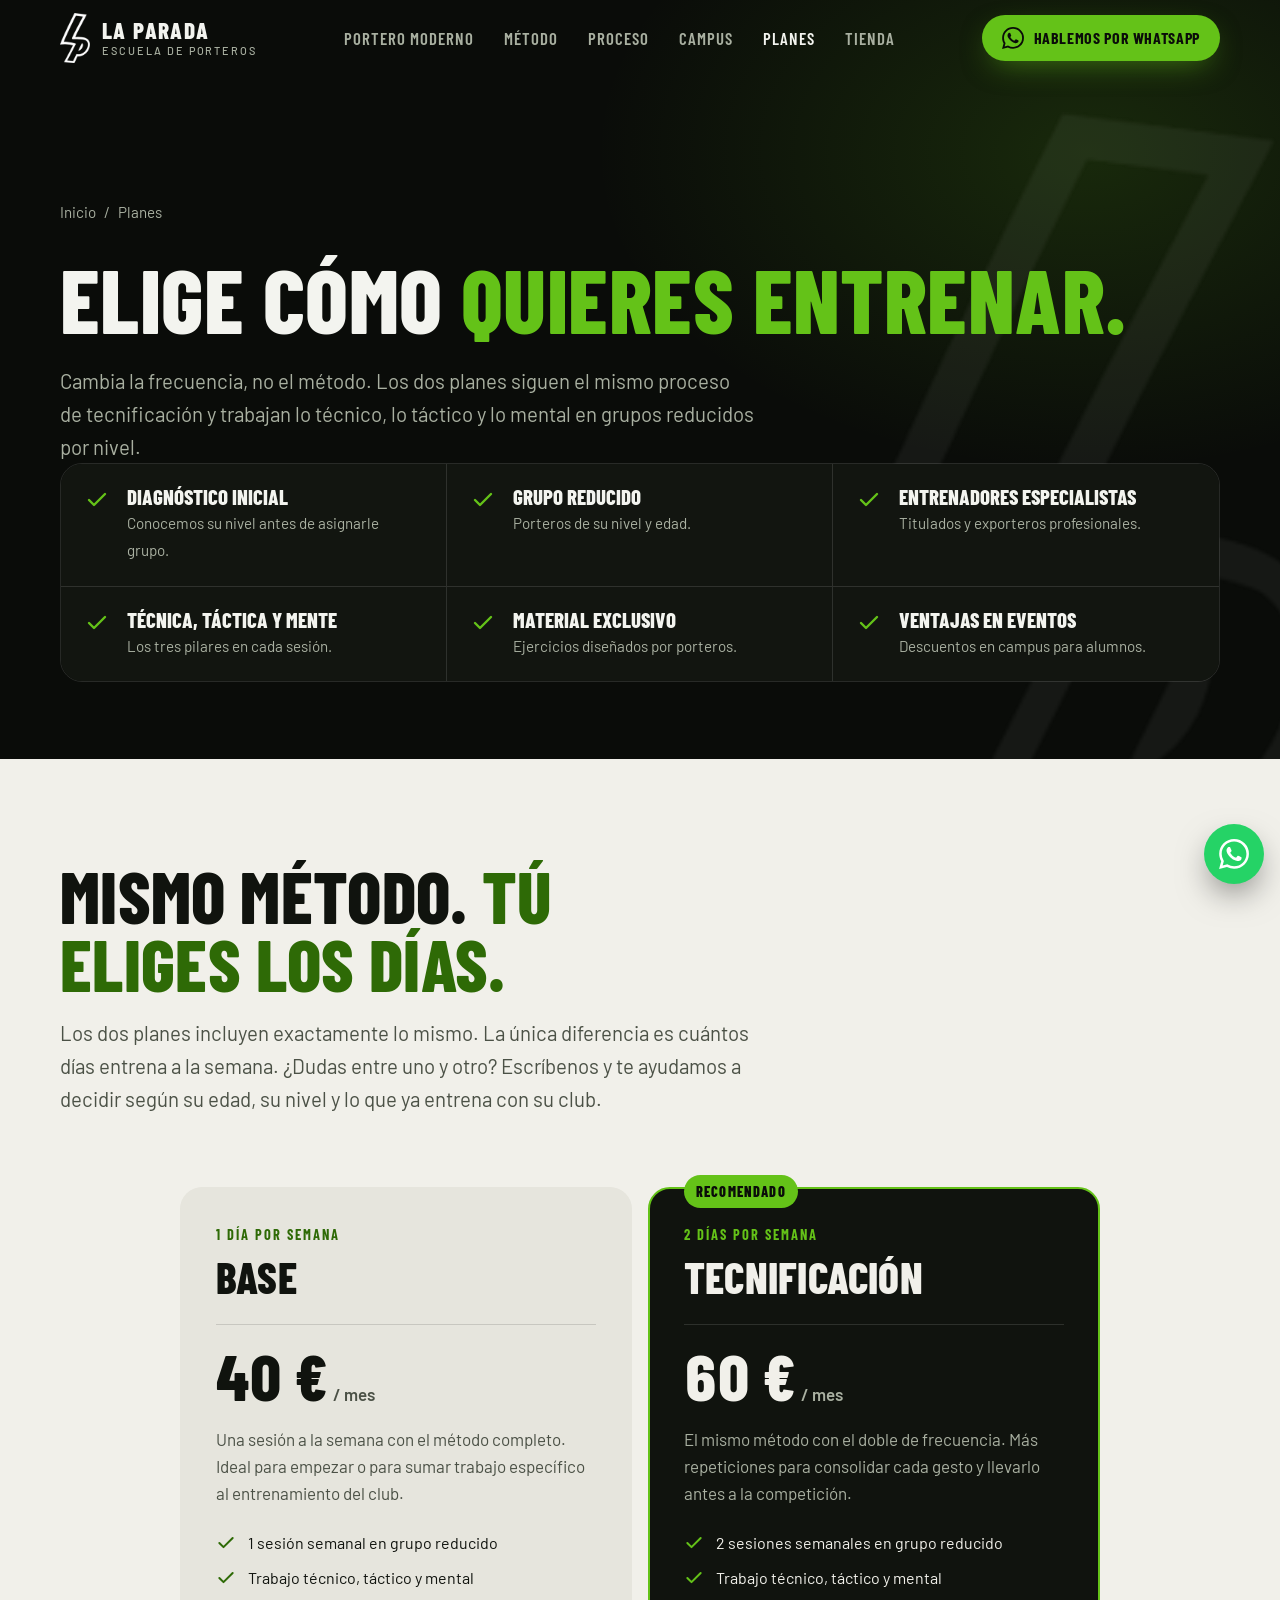
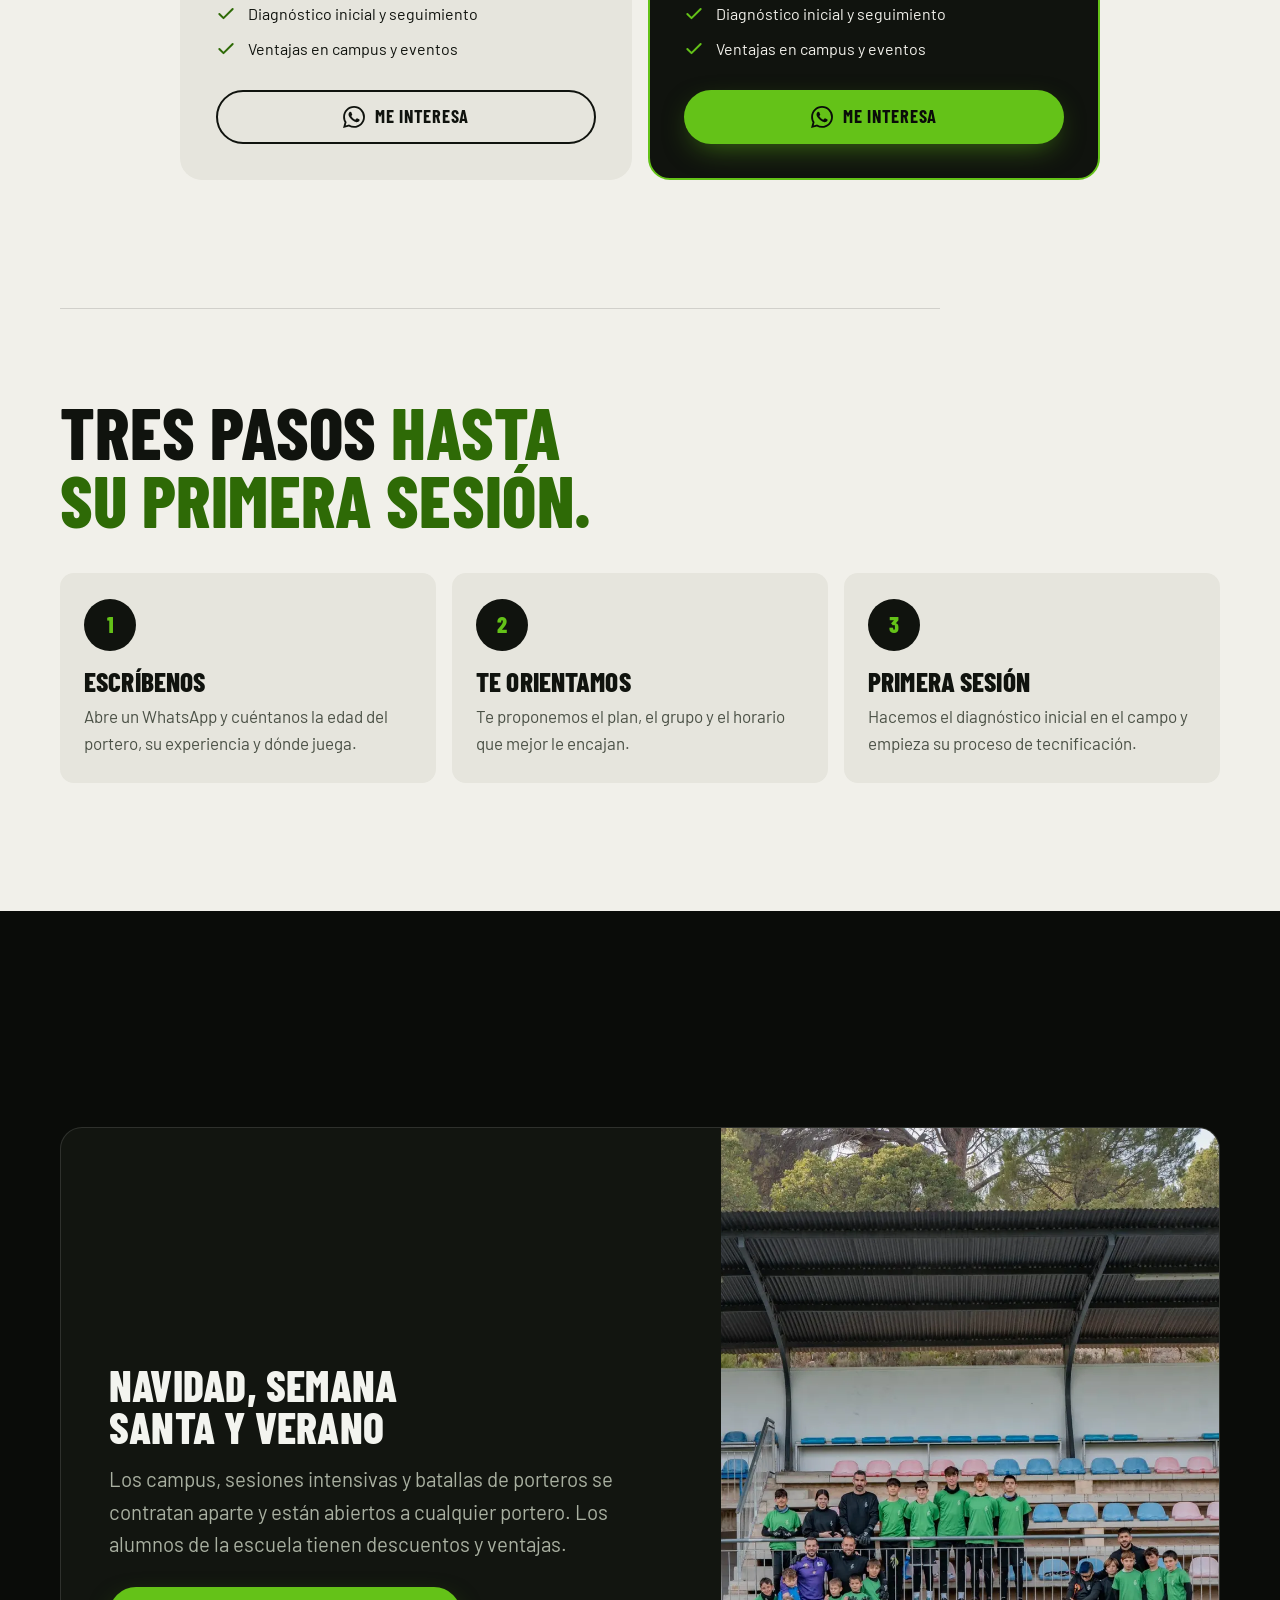
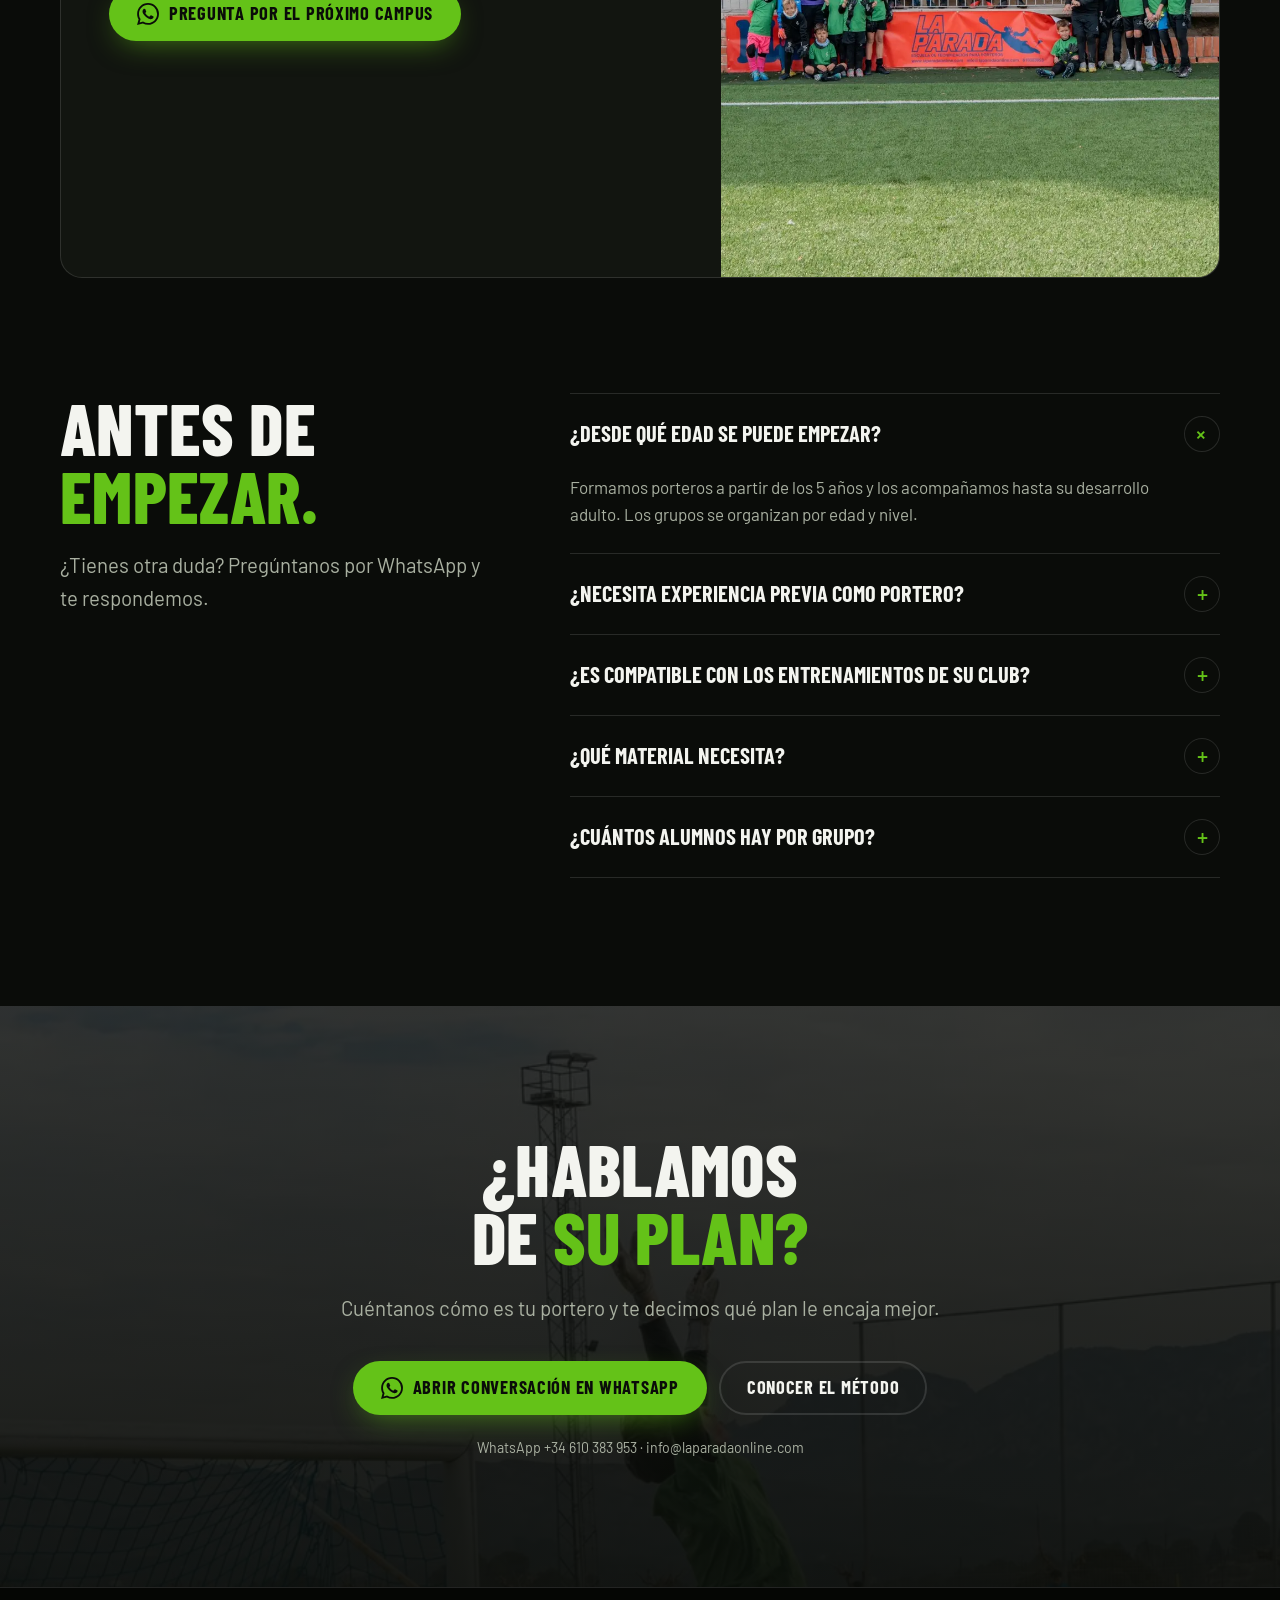
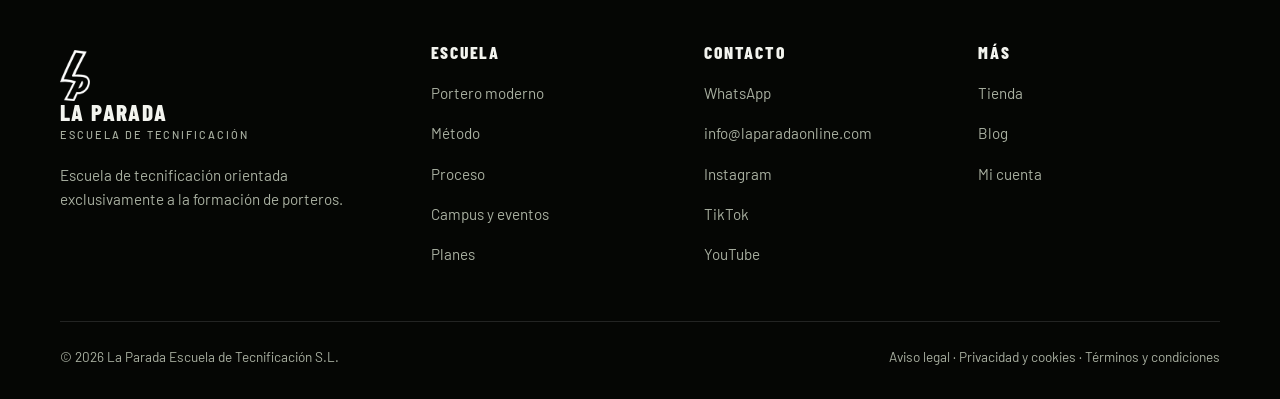
<file: planes.html>
<!doctype html>
<html lang="es">
<head>
<meta charset="utf-8">
<meta name="viewport" content="width=device-width, initial-scale=1, viewport-fit=cover">
<title>Planes La Parada</title>
<meta name="description" content="Planes de entrenamiento de la escuela de porteros La Parada: grupos reducidos por nivel, sesiones individuales y campus.">
<meta name="theme-color" content="#0A0C09">
<link rel="icon" href="assets/logo.png">
<link rel="preconnect" href="https://fonts.googleapis.com">
<link rel="preconnect" href="https://fonts.gstatic.com" crossorigin>
<link href="https://fonts.googleapis.com/css2?family=Barlow+Condensed:ital,wght@0,600;0,700;0,800;1,800&family=Barlow:wght@400;500;600;700&display=swap" rel="stylesheet">
<link rel="stylesheet" href="styles.css">
<link rel="stylesheet" href="loader.css">
<script src="loader.js"></script>
<style>
/* Planes: hero compacto → incluye → 3 planes → campus → cómo empezar → FAQ → CTA */
.page-hero{position:relative;padding-top:clamp(140px,16vw,190px);padding-bottom:clamp(48px,6vw,80px);overflow:hidden;isolation:isolate}
.page-hero::before{content:"";position:absolute;inset:0;z-index:-2;background:radial-gradient(55% 60% at 85% 20%,rgba(100,194,24,.16),transparent 70%),var(--ink)}
.page-hero .hero-bolt{top:auto;bottom:-30%;right:-4%;width:min(46vw,520px)}
.page-hero .lead{margin-top:24px}
.crumb{display:flex;gap:8px;align-items:center;font-size:.95rem;color:var(--muted-dark);margin-bottom:22px}
.crumb a{text-decoration:none;min-height:44px;display:inline-flex;align-items:center}
.crumb a:hover{color:var(--on-dark)}

.includes{display:grid;grid-template-columns:repeat(3,1fr);gap:0;border:1px solid var(--line-dark);border-radius:var(--radius-lg);overflow:hidden;margin-top:clamp(40px,5vw,56px)}
.includes li{list-style:none;display:grid;grid-template-columns:28px 1fr;gap:14px;padding:22px 24px;border-right:1px solid var(--line-dark);border-bottom:1px solid var(--line-dark);background:var(--ink-2)}
.includes li:nth-child(3n){border-right:0}
.includes li:nth-last-child(-n+3){border-bottom:0}
.includes svg{width:24px;height:24px;color:var(--lime);margin-top:2px}
.includes b{display:block;font-family:var(--display);font-weight:800;text-transform:uppercase;font-size:1.3rem;line-height:1.1}
.includes span{font-size:.95rem;color:var(--muted-dark)}
.includes-wrap{padding:0;margin:0}
@media (max-width:900px){.includes{grid-template-columns:1fr 1fr}.includes li:nth-child(3n){border-right:1px solid var(--line-dark)}.includes li:nth-child(2n){border-right:0}.includes li:nth-last-child(-n+3){border-bottom:1px solid var(--line-dark)}.includes li:nth-last-child(-n+2){border-bottom:0}}
@media (max-width:560px){.includes{grid-template-columns:1fr}.includes li{border-right:0!important;border-bottom:1px solid var(--line-dark)!important}.includes li:last-child{border-bottom:0!important}}

.plans{display:grid;grid-template-columns:repeat(2,1fr);gap:16px;align-items:stretch;max-width:920px;margin-inline:auto}
.plan{position:relative;display:flex;flex-direction:column;background:var(--paper-2);color:var(--on-paper);border-radius:var(--radius-lg);padding:clamp(24px,3vw,34px);border:2px solid transparent;min-width:0}
.plan.featured{background:var(--on-paper);color:var(--paper);border-color:var(--lime)}
.plan-badge{position:absolute;top:-14px;left:clamp(24px,3vw,34px);background:var(--lime);color:var(--on-lime);font-family:var(--display);font-weight:800;text-transform:uppercase;letter-spacing:.08em;font-size:.9rem;padding:5px 12px;border-radius:999px}
.plan-for{font-family:var(--display);font-weight:700;text-transform:uppercase;letter-spacing:.14em;font-size:.9rem;color:var(--lime-ink)}
.plan.featured .plan-for{color:var(--lime)}
.plan h3{font-size:clamp(2.2rem,3.4vw,2.9rem);margin-top:10px}
.plan-freq{margin-top:6px;font-weight:600}
.plan-price{display:flex;align-items:baseline;gap:6px;margin-top:26px;padding-top:22px;border-top:1px solid var(--line-paper);font-variant-numeric:tabular-nums}
.plan.featured .plan-price{border-color:var(--line-dark)}
.plan-price .from{font-size:.95rem;font-weight:600;color:var(--muted-paper)}
.plan-price .amount{font-family:var(--display);font-weight:800;font-size:clamp(3.2rem,5vw,4.2rem);line-height:.9}
.plan-price .unit{font-weight:600;color:var(--muted-paper)}
.plan.featured .from,.plan.featured .unit{color:var(--muted-dark)}
.plan p.desc{margin-top:18px;color:var(--muted-paper)}
.plan.featured p.desc{color:var(--muted-dark)}
.plan ul{list-style:none;margin:22px 0 0;padding:0;display:grid;gap:10px;flex:1;align-content:start}
.plan li{display:grid;grid-template-columns:22px 1fr;gap:10px;font-size:1rem}
.plan li svg{width:20px;height:20px;margin-top:3px;color:var(--lime-ink)}
.plan.featured li svg{color:var(--lime)}
.plan .btn{margin-top:28px;width:100%}
.plan .btn-outline{border-color:var(--on-paper);color:var(--on-paper)}
.plan .btn-outline:hover{background:var(--on-paper);color:var(--paper)}
@media (max-width:760px){.plans{grid-template-columns:1fr;max-width:560px}}

.extra{display:grid;grid-template-columns:1.1fr .9fr;gap:clamp(24px,4vw,56px);align-items:center;margin-top:clamp(56px,7vw,88px);background:var(--ink-2);border:1px solid var(--line-dark);border-radius:var(--radius-lg);overflow:hidden}
.extra-body{padding:clamp(24px,4vw,48px)}
.extra-body .lead{margin-top:16px}
.extra-body .btn{margin-top:26px}
.extra figure{margin:0;height:100%;min-height:280px}
.extra img{width:100%;height:100%;object-fit:cover}
@media (max-width:860px){.extra{grid-template-columns:1fr}.extra figure{order:-1;min-height:220px;aspect-ratio:16/9}}

.start{list-style:none;margin:0;padding:0;display:grid;grid-template-columns:repeat(3,1fr);gap:16px}
.start li{background:var(--paper-2);border-radius:var(--radius);padding:26px 24px}
.start .n{display:grid;place-items:center;width:52px;height:52px;border-radius:50%;background:var(--on-paper);color:var(--lime);font-family:var(--display);font-weight:800;font-size:1.4rem}
.start h3{font-size:1.7rem;margin-top:18px}
.start p{margin-top:8px;color:var(--muted-paper)}
@media (max-width:860px){.start{grid-template-columns:1fr}}

.faq-grid{display:grid;grid-template-columns:.8fr 1.2fr;gap:clamp(32px,6vw,88px);align-items:start}
.faq{border-top:1px solid var(--line-dark)}
.faq details{border-bottom:1px solid var(--line-dark)}
.faq summary{list-style:none;cursor:pointer;display:flex;justify-content:space-between;align-items:center;gap:20px;padding:22px 0;font-family:var(--display);font-weight:700;text-transform:uppercase;font-size:1.4rem;line-height:1.15;min-height:44px}
.faq summary::-webkit-details-marker{display:none}
.faq summary::after{content:"+";flex:none;width:36px;height:36px;border-radius:50%;border:1px solid var(--line-dark);display:grid;place-items:center;font-family:var(--body);font-weight:500;font-size:1.4rem;color:var(--lime);transition:transform .2s var(--ease)}
.faq details[open] summary::after{transform:rotate(45deg)}
.faq details p{padding:0 0 24px;color:var(--muted-dark);max-width:62ch}
@media (max-width:860px){.faq-grid{grid-template-columns:1fr}}
</style>
</head>
<body>
<div class="lp-loader" id="lp-loader" aria-hidden="true">
  <div class="lp-loader-row">
    <svg class="lp-loader-logo" viewBox="0 0 160 269" focusable="false"><path pathLength="1" fill-rule="evenodd" d="M 0 167 L 77 0 L 142 8 L 136 23 L 88 113 L 82 129 L 126 131 C 148 132 160 146 160 170 C 160 200 137 227 106 233 L 93 233 L 77 269 L 21 265 L 68 174 L 38 168 L 0 169 Z M 20 153 L 20 155 L 62 158 L 85 165 L 39 255 L 70 257 L 88 220 C 106 225 122 218 136 203 C 148 190 151 173 147 158 C 143 146 132 142 110 141 L 67 141 L 63 136 L 92 75 L 122 19 L 91 15 L 84 16 Z M 97 201 L 114 169 C 115 163 118 161 120 164 C 127 173 121 188 112 196 C 105 202 98 204 97 203 Z"/></svg>
    <div class="lp-loader-col">
      <div class="lp-loader-mask"><span>L</span><span>A</span><span class="sp"></span><span>P</span><span>A</span><span>R</span><span>A</span><span>D</span><span>A</span></div>
      <div class="lp-loader-tag">Escuela de porteros</div>
    </div>
  </div>
  <div class="lp-loader-bar"></div>
</div>
<svg width="0" height="0" style="position:absolute" aria-hidden="true">
  <symbol id="i-wa" viewBox="0 0 24 24"><path fill="currentColor" d="M17.472 14.382c-.297-.149-1.758-.867-2.03-.967-.273-.099-.471-.148-.67.15-.197.297-.767.966-.94 1.164-.173.199-.347.223-.644.075-.297-.15-1.255-.463-2.39-1.475-.883-.788-1.48-1.761-1.653-2.059-.173-.297-.018-.458.13-.606.134-.133.298-.347.446-.52.149-.174.198-.298.298-.497.099-.198.05-.371-.025-.52-.075-.149-.669-1.612-.916-2.207-.242-.579-.487-.5-.669-.51-.173-.008-.371-.01-.57-.01-.198 0-.52.074-.792.372-.272.297-1.04 1.016-1.04 2.479 0 1.462 1.065 2.875 1.213 3.074.149.198 2.096 3.2 5.077 4.487.709.306 1.262.489 1.694.625.712.227 1.36.195 1.871.118.571-.085 1.758-.719 2.006-1.413.248-.694.248-1.289.173-1.413-.074-.124-.272-.198-.57-.347m-5.421 7.403h-.004a9.87 9.87 0 0 1-5.031-1.378l-.361-.214-3.741.982.998-3.648-.235-.374a9.86 9.86 0 0 1-1.51-5.26c.001-5.45 4.436-9.884 9.888-9.884 2.64 0 5.122 1.03 6.988 2.898a9.825 9.825 0 0 1 2.893 6.994c-.003 5.45-4.437 9.884-9.885 9.884m8.413-18.297A11.815 11.815 0 0 0 12.05 0C5.495 0 .16 5.335.157 11.892c0 2.096.547 4.142 1.588 5.945L.057 24l6.305-1.654a11.882 11.882 0 0 0 5.683 1.448h.005c6.554 0 11.89-5.335 11.893-11.893a11.821 11.821 0 0 0-3.48-8.413Z"/></symbol>
  <symbol id="i-check" viewBox="0 0 24 24"><path fill="none" stroke="currentColor" stroke-width="2.4" stroke-linecap="round" stroke-linejoin="round" d="M20 6 9 17l-5-5"/></symbol>
  <symbol id="i-arrow" viewBox="0 0 24 24"><path fill="none" stroke="currentColor" stroke-width="2.2" stroke-linecap="round" stroke-linejoin="round" d="M5 12h14M13 6l6 6-6 6"/></symbol>
</svg>

<a class="skip" href="#main">Saltar al contenido</a>

<header class="header" id="top">
  <div class="container">
    <a class="brand" href="index.html" aria-label="La Parada, inicio">
      <img src="assets/logo.png" alt="" width="30" height="40">
      <span>La Parada<small>Escuela de porteros</small></span>
    </a>
    <nav class="nav" id="nav" aria-label="Principal">
      <a href="index.html#portero-moderno">Portero moderno</a>
      <a href="index.html#metodo">Método</a>
      <a href="index.html#proceso">Proceso</a>
      <a href="index.html#campus">Campus</a>
      <a href="planes.html" aria-current="page" style="color:var(--on-dark)">Planes</a>
      <a href="https://laparadaonline.com/mi-cuenta/tiendaonline">Tienda</a>
      <a class="nav-wa wa" href="https://wa.me/34610383953" data-msg="Hola, me gustaría recibir información sobre los planes de La Parada."><svg aria-hidden="true"><use href="#i-wa"/></svg>Escríbenos por WhatsApp</a>
    </nav>
    <div style="display:flex;gap:10px;align-items:center">
      <a class="btn btn-wa wa" href="https://wa.me/34610383953" data-msg="Hola, me gustaría recibir información sobre los planes de La Parada.">
        <svg aria-hidden="true"><use href="#i-wa"/></svg><span>Hablemos<span class="lbl-long"> por WhatsApp</span></span>
      </a>
      <button class="menu-btn" aria-expanded="false" aria-controls="nav" aria-label="Abrir menú">
        <svg viewBox="0 0 24 24" aria-hidden="true"><path fill="none" stroke="currentColor" stroke-width="2" stroke-linecap="round" d="M4 7h16M4 12h16M4 17h16"/></svg>
      </button>
    </div>
  </div>
</header>

<main id="main">

<section class="page-hero" aria-labelledby="planes-title">
  <img class="hero-bolt" src="assets/logo.png" alt="" aria-hidden="true">
  <div class="container">
    <nav class="crumb" aria-label="Ruta"><a href="index.html">Inicio</a><span aria-hidden="true">/</span><span>Planes</span></nav>
    <h1 id="planes-title" class="h-xl" style="font-size:clamp(2.8rem,7vw,6rem)">Elige cómo <span class="accent">quieres entrenar.</span></h1>
    <p class="lead">Cambia la frecuencia, no el método. Los dos planes siguen el mismo proceso de tecnificación y trabajan lo técnico, lo táctico y lo mental en grupos reducidos por nivel.</p>

    <ul class="includes includes-wrap" aria-label="Incluido en los dos planes">
      <li><svg aria-hidden="true"><use href="#i-check"/></svg><div><b>Diagnóstico inicial</b><span>Conocemos su nivel antes de asignarle grupo.</span></div></li>
      <li><svg aria-hidden="true"><use href="#i-check"/></svg><div><b>Grupo reducido</b><span>Porteros de su nivel y edad.</span></div></li>
      <li><svg aria-hidden="true"><use href="#i-check"/></svg><div><b>Entrenadores especialistas</b><span>Titulados y exporteros profesionales.</span></div></li>
      <li><svg aria-hidden="true"><use href="#i-check"/></svg><div><b>Técnica, táctica y mente</b><span>Los tres pilares en cada sesión.</span></div></li>
      <li><svg aria-hidden="true"><use href="#i-check"/></svg><div><b>Material exclusivo</b><span>Ejercicios diseñados por porteros.</span></div></li>
      <li><svg aria-hidden="true"><use href="#i-check"/></svg><div><b>Ventajas en eventos</b><span>Descuentos en campus para alumnos.</span></div></li>
    </ul>
  </div>
</section>

<section class="section paper" aria-labelledby="plans-title" style="padding-top:clamp(64px,8vw,104px)">
  <div class="container">
    <div class="sec-head">
      <h2 id="plans-title" class="h-lg">Mismo método. <span class="accent">Tú eliges los días.</span></h2>
      <p class="lead">Los dos planes incluyen exactamente lo mismo. La única diferencia es cuántos días entrena a la semana. ¿Dudas entre uno y otro? Escríbenos y te ayudamos a decidir según su edad, su nivel y lo que ya entrena con su club.</p>
    </div>

    <div class="plans">
      <article class="plan" aria-labelledby="plan-1">
        <p class="plan-for">1 día por semana</p>
        <h3 id="plan-1">Base</h3>
                <div class="plan-price"><span class="amount">40 €</span><span class="unit">/ mes</span></div>
        <p class="desc">Una sesión a la semana con el método completo. Ideal para empezar o para sumar trabajo específico al entrenamiento del club.</p>
        <ul>
          <li><svg aria-hidden="true"><use href="#i-check"/></svg>1 sesión semanal en grupo reducido</li>
          <li><svg aria-hidden="true"><use href="#i-check"/></svg>Trabajo técnico, táctico y mental</li>
          <li><svg aria-hidden="true"><use href="#i-check"/></svg>Diagnóstico inicial y seguimiento</li>
          <li><svg aria-hidden="true"><use href="#i-check"/></svg>Ventajas en campus y eventos</li>
        </ul>
        <a class="btn btn-ghost btn-outline wa" href="https://wa.me/34610383953" data-msg="Hola, me interesa el plan Base (1 sesión por semana) de La Parada. ¿Me dais más información?"><svg aria-hidden="true"><use href="#i-wa"/></svg>Me interesa</a>
      </article>

      <article class="plan featured" aria-labelledby="plan-2">
        <span class="plan-badge">Recomendado</span>
        <p class="plan-for">2 días por semana</p>
        <h3 id="plan-2">Tecnificación</h3>
                <div class="plan-price"><span class="amount">60 €</span><span class="unit">/ mes</span></div>
        <p class="desc">El mismo método con el doble de frecuencia. Más repeticiones para consolidar cada gesto y llevarlo antes a la competición.</p>
        <ul>
          <li><svg aria-hidden="true"><use href="#i-check"/></svg>2 sesiones semanales en grupo reducido</li>
          <li><svg aria-hidden="true"><use href="#i-check"/></svg>Trabajo técnico, táctico y mental</li>
          <li><svg aria-hidden="true"><use href="#i-check"/></svg>Diagnóstico inicial y seguimiento</li>
          <li><svg aria-hidden="true"><use href="#i-check"/></svg>Ventajas en campus y eventos</li>
        </ul>
        <a class="btn btn-wa wa" href="https://wa.me/34610383953" data-msg="Hola, me interesa el plan Tecnificación (2 sesiones por semana) de La Parada. ¿Me dais más información?"><svg aria-hidden="true"><use href="#i-wa"/></svg>Me interesa</a>
      </article>

    </div>
  </div>
</section>

<section class="section paper" aria-labelledby="start-title" style="padding-top:0">
  <div class="container">
    <div class="sec-head" style="margin-bottom:40px;padding-top:clamp(56px,7vw,88px);border-top:1px solid var(--line-paper)">
      <h2 id="start-title" class="h-lg">Tres pasos <span class="accent">hasta su primera sesión.</span></h2>
    </div>
    <ol class="start">
      <li><span class="n" aria-hidden="true">1</span><h3>Escríbenos</h3><p>Abre un WhatsApp y cuéntanos la edad del portero, su experiencia y dónde juega.</p></li>
      <li><span class="n" aria-hidden="true">2</span><h3>Te orientamos</h3><p>Te proponemos el plan, el grupo y el horario que mejor le encajan.</p></li>
      <li><span class="n" aria-hidden="true">3</span><h3>Primera sesión</h3><p>Hacemos el diagnóstico inicial en el campo y empieza su proceso de tecnificación.</p></li>
    </ol>
  </div>
</section>

<section class="section" aria-labelledby="campus-title">
  <div class="container">
    <div class="extra">
      <div class="extra-body">
        <h2 id="campus-title" class="h-md">Navidad, Semana Santa y verano</h2>
        <p class="lead">Los campus, sesiones intensivas y batallas de porteros se contratan aparte y están abiertos a cualquier portero. Los alumnos de la escuela tienen descuentos y ventajas.</p>
        <a class="btn btn-wa wa" href="https://wa.me/34610383953" data-msg="Hola, quiero información y precios de los próximos campus de La Parada."><svg aria-hidden="true"><use href="#i-wa"/></svg>Pregunta por el próximo campus</a>
      </div>
      <figure><img src="assets/g18.webp" alt="Alumnos y entrenadores de La Parada en la grada tras un evento" width="900" height="1353" loading="lazy"></figure>
    </div>

    <div class="faq-grid" style="margin-top:clamp(72px,9vw,120px)">
      <div class="sec-head" style="margin-bottom:0">
        <h2 class="h-lg">Antes de <span class="accent">empezar.</span></h2>
        <p class="lead">¿Tienes otra duda? Pregúntanos por WhatsApp y te respondemos.</p>
      </div>
      <div class="faq">
        <details open><summary>¿Desde qué edad se puede empezar?</summary><p>Formamos porteros a partir de los 5 años y los acompañamos hasta su desarrollo adulto. Los grupos se organizan por edad y nivel.</p></details>
        <details><summary>¿Necesita experiencia previa como portero?</summary><p>No. El diagnóstico inicial nos sirve para ubicarle en el grupo adecuado, tanto si se pone los guantes por primera vez como si ya compite.</p></details>
        <details><summary>¿Es compatible con los entrenamientos de su club?</summary><p>Sí. La escuela complementa el trabajo del club con entrenamiento específico del puesto, que es justo lo que muchos equipos no pueden ofrecer.</p></details>
        <details><summary>¿Qué material necesita?</summary><p>Guantes de portero y ropa deportiva cómoda. Si necesitas equiparte, en nuestra <a href="https://laparadaonline.com/mi-cuenta/tiendaonline" style="color:var(--lime)">tienda</a> tienes guantes y ropa diseñados por porteros.</p></details>
        <details><summary>¿Cuántos alumnos hay por grupo?</summary><p>Trabajamos en grupos reducidos para poder corregir a cada alumno de forma individual. Te contamos los detalles de su grupo cuando hablemos.</p></details>
      </div>
    </div>
  </div>
</section>

<section class="section final" aria-labelledby="final-title">
  <img class="bg" src="assets/g05.webp" alt="" loading="lazy">
  <div class="container">
    <h2 id="final-title" class="h-lg">¿Hablamos de <span class="accent">su plan?</span></h2>
    <p class="lead">Cuéntanos cómo es tu portero y te decimos qué plan le encaja mejor.</p>
    <div class="btn-row">
      <a class="btn btn-wa wa" href="https://wa.me/34610383953" data-msg="Hola, quiero que me ayudéis a elegir el plan de La Parada que mejor le encaja a mi portero.">
        <svg aria-hidden="true"><use href="#i-wa"/></svg>Abrir conversación en WhatsApp
      </a>
      <a class="btn btn-ghost" href="index.html#metodo">Conocer el método</a>
    </div>
    <small>WhatsApp +34 610 383 953 · info@laparadaonline.com</small>
  </div>
</section>

</main>

<footer class="footer">
  <div class="container">
    <div class="footer-grid">
      <div>
        <a class="brand" href="index.html" style="color:var(--on-dark)"><img src="assets/logo.png" alt="" width="30" height="40"><span>La Parada<small>Escuela de tecnificación</small></span></a>
        <p style="margin-top:16px;max-width:34ch">Escuela de tecnificación orientada exclusivamente a la formación de porteros.</p>
      </div>
      <div>
        <h4>Escuela</h4>
        <ul><li><a href="index.html#portero-moderno">Portero moderno</a></li><li><a href="index.html#metodo">Método</a></li><li><a href="index.html#proceso">Proceso</a></li><li><a href="index.html#campus">Campus y eventos</a></li><li><a href="planes.html">Planes</a></li></ul>
      </div>
      <div>
        <h4>Contacto</h4>
        <ul><li><a class="wa" href="https://wa.me/34610383953" data-msg="Hola, me gustaría recibir información sobre La Parada.">WhatsApp</a></li><li><a href="mailto:info@laparadaonline.com">info@laparadaonline.com</a></li><li><a href="https://www.instagram.com/laparadaoficial_">Instagram</a></li><li><a href="https://www.tiktok.com/@laparada_">TikTok</a></li><li><a href="https://www.youtube.com/channel/UCftYswNeyJ_nl__JTxoA7xQ">YouTube</a></li></ul>
      </div>
      <div>
        <h4>Más</h4>
        <ul><li><a href="https://laparadaonline.com/mi-cuenta/tiendaonline">Tienda</a></li><li><a href="https://laparadaonline.com/blog">Blog</a></li><li><a href="https://laparadaonline.com/mi-cuenta">Mi cuenta</a></li></ul>
      </div>
    </div>
    <div class="footer-bottom">
      <span>© <span id="y">2026</span> La Parada Escuela de Tecnificación S.L.</span>
      <span><a href="https://laparadaonline.com/aviso-legal" style="padding:0">Aviso legal</a> · <a href="https://laparadaonline.com/politica-de-privacidad" style="padding:0">Privacidad y cookies</a> · <a href="https://laparadaonline.com/terminos-y-condiciones" style="padding:0">Términos y condiciones</a></span>
    </div>
  </div>
</footer>

<a class="wa-float wa" href="https://wa.me/34610383953" data-msg="Hola, me gustaría recibir información sobre los planes de La Parada." aria-label="Abrir conversación con La Parada en WhatsApp">
  <svg aria-hidden="true"><use href="#i-wa"/></svg>
</a>

<script>
(() => {
  const WA = '34610383953';
  document.querySelectorAll('a.wa').forEach(a => {
    const msg = a.dataset.msg || '';
    a.href = `https://wa.me/${WA}${msg ? '?text=' + encodeURIComponent(msg) : ''}`;
    a.target = '_blank';
    a.rel = 'noopener';
  });

  const header = document.querySelector('.header');
  const onScroll = () => header.classList.toggle('scrolled', window.scrollY > 24);
  onScroll();
  window.addEventListener('scroll', onScroll, { passive: true });

  const btn = document.querySelector('.menu-btn');
  const nav = document.getElementById('nav');
  const setMenu = open => {
    nav.classList.toggle('open', open);
    btn.setAttribute('aria-expanded', String(open));
    btn.setAttribute('aria-label', open ? 'Cerrar menú' : 'Abrir menú');
  };
  btn.addEventListener('click', () => setMenu(!nav.classList.contains('open')));
  nav.addEventListener('click', e => { if (e.target.closest('a')) setMenu(false); });
  document.addEventListener('keydown', e => { if (e.key === 'Escape' && nav.classList.contains('open')) { setMenu(false); btn.focus(); } });

  const float = document.querySelector('.wa-float');
  const final = document.querySelector('.final');
  if ('IntersectionObserver' in window) {
    new IntersectionObserver(([e]) => float.classList.toggle('hide', e.isIntersecting), { threshold: .35 }).observe(final);
  }

  document.getElementById('y').textContent = new Date().getFullYear();
})();
</script>
<script src="uyyy.js"></script>
</body>
</html>
</file>
<file: styles.css>
:root{
  color-scheme:dark;
  --ink:#0A0C09; --ink-2:#121510; --ink-3:#1B1F18;
  --paper:#F1F0EA; --paper-2:#E6E5DD;
  --on-dark:#F3F4EF; --muted-dark:#A9B0A1;
  --on-paper:#10130E; --muted-paper:#4B5146;
  --lime:#64C218; --lime-hi:#7FDB2E; --lime-ink:#2E6A06; --on-lime:#0A0C09;
  --line-dark:rgba(255,255,255,.12); --line-paper:rgba(16,19,14,.14);
  --wa:#25D366;
  --radius:14px; --radius-lg:22px;
  --container:1240px; --gutter:clamp(16px,4vw,40px);
  --display:"Barlow Condensed",system-ui,sans-serif;
  --body:"Barlow",system-ui,sans-serif;
  --ease:cubic-bezier(.2,.7,.2,1);
}
*,*::before,*::after{box-sizing:border-box}
html{scroll-behavior:smooth;scroll-padding-top:84px;-webkit-text-size-adjust:100%}
body{margin:0;background:var(--ink);color:var(--on-dark);font-family:var(--body);font-size:1.0625rem;line-height:1.6;-webkit-font-smoothing:antialiased;overflow-x:hidden}
img{display:block;max-width:100%;height:auto}
a{color:inherit}
h1,h2,h3,h4{font-family:var(--display);font-weight:800;text-transform:uppercase;line-height:.95;letter-spacing:.005em;margin:0;text-wrap:balance}
p{margin:0;text-wrap:pretty}
:focus-visible{outline:3px solid var(--lime-hi);outline-offset:3px;border-radius:6px}
.skip{position:absolute;left:16px;top:-60px;z-index:100;background:var(--lime);color:var(--on-lime);padding:10px 16px;border-radius:8px;font-weight:700;text-decoration:none}
.skip:focus{top:12px}
.container{width:100%;max-width:var(--container);margin-inline:auto;padding-inline:var(--gutter)}
.section{padding-block:clamp(72px,10vw,136px)}
.paper{background:var(--paper);color:var(--on-paper)}
.h-xl{font-size:clamp(2.9rem,8.4vw,7.2rem)}
.h-lg{font-size:clamp(2.4rem,5.6vw,4.6rem)}
.h-md{font-size:clamp(1.9rem,3.4vw,2.8rem)}
.lead{font-size:clamp(1.1rem,1.6vw,1.3rem);color:var(--muted-dark);max-width:60ch}
.paper .lead{color:var(--muted-paper)}
.accent{color:var(--lime)}
.paper .accent{color:var(--lime-ink)}
.sec-head{display:grid;gap:20px;margin-bottom:clamp(40px,6vw,72px);max-width:880px}

/* Buttons */
.btn{--h:54px;display:inline-flex;align-items:center;justify-content:center;gap:10px;min-height:var(--h);padding:0 26px;border-radius:999px;font-family:var(--display);font-weight:700;font-size:1.15rem;letter-spacing:.04em;text-transform:uppercase;text-decoration:none;cursor:pointer;border:2px solid transparent;transition:transform .2s var(--ease),background-color .2s,color .2s,border-color .2s,box-shadow .2s}
.btn svg{width:22px;height:22px;flex:none}
.btn:hover{transform:translateY(-2px)}
.btn:active{transform:translateY(0)}
.btn-wa{background:var(--lime);color:var(--on-lime);box-shadow:0 10px 30px -10px rgba(100,194,24,.6)}
.btn-wa:hover{background:var(--lime-hi)}
.btn-ghost{border-color:var(--line-dark);color:var(--on-dark)}
.btn-ghost:hover{border-color:var(--on-dark)}
.paper .btn-ghost{border-color:var(--line-paper);color:var(--on-paper)}
.paper .btn-ghost:hover{border-color:var(--on-paper)}
.btn-dark{background:var(--ink);color:var(--on-dark)}
.btn-dark:hover{background:var(--ink-3)}
.btn-row{display:flex;flex-wrap:wrap;gap:12px}
.link-arrow{display:inline-flex;align-items:center;gap:8px;font-weight:700;text-decoration:none;border-bottom:2px solid currentColor;padding-bottom:2px;min-height:44px}
.link-arrow svg{width:18px;height:18px;transition:transform .2s var(--ease)}
.link-arrow:hover svg{transform:translateX(4px)}

/* Header */
.header{position:fixed;inset:0 0 auto;z-index:50;padding-top:env(safe-area-inset-top,0px);transition:background-color .25s,border-color .25s,backdrop-filter .25s;border-bottom:1px solid transparent}
.header.scrolled{background:rgba(10,12,9,.86);backdrop-filter:blur(14px);-webkit-backdrop-filter:blur(14px);border-color:var(--line-dark)}
.header .container{display:flex;align-items:center;justify-content:space-between;gap:20px;height:76px}
.brand{display:flex;align-items:center;gap:12px;text-decoration:none;min-height:44px}
.brand img{width:30px;height:auto}
.brand span{font-family:var(--display);font-weight:800;font-size:1.45rem;letter-spacing:.06em;text-transform:uppercase;line-height:1}
.brand small{display:block;font-family:var(--body);font-weight:500;font-size:.68rem;letter-spacing:.18em;color:var(--muted-dark);margin-top:3px}
.nav{display:flex;align-items:center;gap:6px}
.nav a{font-family:var(--display);font-weight:600;font-size:1.05rem;letter-spacing:.06em;text-transform:uppercase;text-decoration:none;padding:10px 12px;border-radius:8px;color:var(--muted-dark);transition:color .2s}
.nav a:hover{color:var(--on-dark)}
.header .btn{--h:46px;font-size:1rem;padding:0 18px}
.menu-btn{display:none;width:48px;height:48px;border-radius:12px;border:1px solid var(--line-dark);background:transparent;color:var(--on-dark);cursor:pointer;align-items:center;justify-content:center}
.menu-btn svg{width:24px;height:24px}
.nav-wa{display:none!important}
@media (max-width:1020px){
  .nav{position:fixed;inset:calc(76px + env(safe-area-inset-top,0px)) 0 auto;flex-direction:column;align-items:stretch;gap:0;background:var(--ink);border-bottom:1px solid var(--line-dark);padding:8px var(--gutter) 24px;transform:translateY(-8px);opacity:0;visibility:hidden;transition:opacity .2s,transform .2s,visibility .2s}
  .nav.open{opacity:1;transform:none;visibility:visible}
  .nav a{padding:14px 4px;font-size:1.35rem;border-bottom:1px solid var(--line-dark);color:var(--on-dark)}
  .menu-btn{display:inline-flex}
  .nav .nav-wa{display:flex!important;align-items:center;justify-content:center;gap:10px;margin-top:20px;border:0;border-radius:999px;background:var(--lime);color:var(--on-lime);min-height:54px;font-weight:700}
  .nav-wa svg{width:22px;height:22px}
  .header .btn .lbl-long{display:none}
}
@media (max-width:420px){.header .btn{display:none}}
@media (max-width:480px){.hero-facts{gap:14px}.hero-facts b{font-size:1.45rem}.hero-facts span{font-size:.82rem;line-height:1.35;display:block;margin-top:4px}}

/* Hero */
.hero{position:relative;padding-top:clamp(120px,14vw,160px);padding-bottom:clamp(56px,7vw,96px);overflow:hidden;isolation:isolate}
.hero::before{content:"";position:absolute;inset:0;z-index:-2;background:
  radial-gradient(60% 50% at 80% 30%,rgba(100,194,24,.18),transparent 70%),
  linear-gradient(180deg,#0A0C09 0%,#0E120B 100%)}
.hero-bolt{position:absolute;right:-6%;top:6%;width:min(60vw,720px);opacity:.05;z-index:-1;pointer-events:none}
.hero-grid{display:grid;grid-template-columns:1.08fr .92fr;gap:clamp(32px,5vw,72px);align-items:center}
.hero h1 .line{display:block}
.hero h1 .stroke{color:transparent;-webkit-text-stroke:2px var(--on-dark)}
.hero .lead{margin-top:28px}
.hero .btn-row{margin-top:36px}
.hero-facts{display:grid;grid-template-columns:repeat(3,auto);justify-content:start;gap:clamp(20px,4vw,48px);margin-top:48px;padding-top:28px;border-top:1px solid var(--line-dark)}
.hero-facts b{display:block;font-family:var(--display);font-weight:800;font-size:clamp(1.8rem,3vw,2.4rem);line-height:1;color:var(--on-dark)}
.hero-facts span{font-size:.92rem;color:var(--muted-dark)}
.hero-media{position:relative;aspect-ratio:4/5;max-height:720px}
.hero-media .main{position:absolute;inset:0 0 0 12%;border-radius:var(--radius-lg);overflow:hidden;clip-path:polygon(14% 0,100% 0,100% 100%,0 100%)}
.hero-media .main img{width:100%;height:100%;object-fit:cover;object-position:40% 60%}
.hero-media .inset{position:absolute;left:0;bottom:8%;width:42%;aspect-ratio:3/4;border-radius:var(--radius);overflow:hidden;border:4px solid var(--ink);box-shadow:0 30px 60px -20px rgba(0,0,0,.7)}
.hero-media .inset img{width:100%;height:100%;object-fit:cover;object-position:50% 30%}
.hero-tag{position:absolute;right:4%;top:6%;background:var(--lime);color:var(--on-lime);font-family:var(--display);font-weight:800;text-transform:uppercase;letter-spacing:.06em;font-size:1rem;padding:8px 14px;border-radius:999px}
@media (max-width:900px){
  .hero-grid{grid-template-columns:1fr}
  .hero-media{max-width:520px;width:100%;margin-inline:auto;aspect-ratio:1/1}
  .hero-facts{grid-template-columns:repeat(3,1fr)}
}

/* Marquee */
.marquee{background:var(--lime);color:var(--on-lime);overflow:hidden;border-block:1px solid rgba(0,0,0,.2)}
.marquee-track{display:flex;width:max-content;animation:marquee 32s linear infinite}
.marquee-track span{font-family:var(--display);font-weight:800;font-style:italic;text-transform:uppercase;font-size:clamp(1.6rem,3vw,2.4rem);padding:14px 0;white-space:nowrap;display:flex;align-items:center}
.marquee-track span::after{content:"";width:12px;height:12px;background:var(--on-lime);transform:rotate(45deg);margin-inline:28px}
@keyframes marquee{to{transform:translateX(-50%)}}

/* Moderno */
.moderno-grid{display:grid;grid-template-columns:.85fr 1.15fr;gap:clamp(32px,6vw,88px);align-items:start}
.moderno-media{position:sticky;top:100px;border-radius:var(--radius-lg);overflow:hidden;aspect-ratio:4/5}
.moderno-media img{width:100%;height:100%;object-fit:cover;object-position:50% 70%}
.moderno-media figcaption{position:absolute;left:16px;right:16px;bottom:16px;background:rgba(10,12,9,.78);backdrop-filter:blur(8px);color:var(--on-dark);padding:14px 16px;border-radius:12px;font-size:.95rem;line-height:1.45}
.moderno-media figcaption b{font-family:var(--display);text-transform:uppercase;letter-spacing:.06em;color:var(--lime);font-size:1.05rem}
.traits{list-style:none;margin:40px 0 0;padding:0;display:grid;gap:0;border-top:1px solid var(--line-paper)}
.traits li{display:grid;grid-template-columns:64px 1fr;gap:20px;padding:24px 0;border-bottom:1px solid var(--line-paper)}
.traits .n{font-family:var(--display);font-weight:800;font-size:2.4rem;line-height:1;color:var(--lime-ink)}
.traits h3{font-size:1.6rem;margin-bottom:6px}
.traits p{color:var(--muted-paper)}
.versus{margin-top:clamp(56px,8vw,96px);display:grid;grid-template-columns:repeat(4,1fr);gap:12px}
.versus div{background:var(--paper-2);border-radius:var(--radius);padding:20px}
.versus s{display:block;color:var(--muted-paper);text-decoration-thickness:2px;font-weight:500}
.versus strong{display:block;font-family:var(--display);font-weight:800;text-transform:uppercase;font-size:1.7rem;line-height:1;margin-top:6px}
.versus-label{grid-column:1/-1;font-family:var(--display);font-weight:700;text-transform:uppercase;letter-spacing:.14em;font-size:.95rem;color:var(--muted-paper);background:none!important;padding:0 0 4px!important}
@media (max-width:900px){.moderno-grid{grid-template-columns:1fr}.moderno-media{position:relative;top:0;aspect-ratio:16/11}.versus{grid-template-columns:1fr 1fr}}

/* Pilares */
.pillars{display:grid;gap:clamp(64px,9vw,120px)}
.pillar{display:grid;grid-template-columns:1fr 1fr;gap:clamp(32px,6vw,88px);align-items:center}
.pillar:nth-child(even) .pillar-media{order:2}
.pillar-media{position:relative;border-radius:var(--radius-lg);overflow:hidden;aspect-ratio:4/5;background:var(--ink-3)}
.pillar-media img{width:100%;height:100%;object-fit:cover;transition:transform .8s var(--ease)}
.pillar:hover .pillar-media img{transform:scale(1.03)}
.pillar-num{position:absolute;left:20px;top:12px;font-family:var(--display);font-weight:800;font-size:clamp(4.5rem,9vw,7.5rem);line-height:1;color:var(--on-dark);text-shadow:0 4px 30px rgba(0,0,0,.45)}
.pillar .pillar-kicker{margin:0;font-family:var(--display);font-weight:800;font-size:clamp(3rem,6vw,5rem);line-height:.9;text-transform:uppercase;color:var(--lime)}
.pillar h3{font-size:clamp(1.6rem,2.6vw,2.2rem);margin-top:10px;color:var(--on-dark)}
.pillar p{margin-top:18px;color:var(--muted-dark);max-width:56ch}
.pillar .chips-title{margin-top:28px;font-family:var(--display);font-weight:700;text-transform:uppercase;letter-spacing:.14em;font-size:.9rem;color:var(--on-dark)}
.chips{list-style:none;margin:12px 0 0;padding:0;display:flex;flex-wrap:wrap;gap:8px}
.chips li{border:1px solid var(--line-dark);background:var(--ink-2);border-radius:999px;padding:7px 14px;font-size:.95rem;font-weight:500}
.pillar .how{margin-top:24px;max-width:none;padding:16px 18px;border-left:3px solid var(--lime);background:var(--ink-2);border-radius:0 12px 12px 0;font-size:.98rem;color:var(--on-dark)}
.how b{color:var(--lime)}
@media (max-width:860px){.pillar{grid-template-columns:1fr}.pillar:nth-child(even) .pillar-media{order:0}.pillar-media{aspect-ratio:4/3}}

/* Proceso */
.stages{display:grid;grid-template-columns:repeat(4,1fr);gap:0;margin-bottom:clamp(48px,7vw,80px);border-radius:var(--radius);overflow:hidden;border:1px solid var(--line-paper)}
.stages div{padding:18px 20px;background:var(--paper-2);position:relative}
.stages div+div{border-left:1px solid var(--line-paper)}
.stages small{display:block;font-size:.85rem;color:var(--muted-paper);font-weight:600}
.stages strong{font-family:var(--display);font-weight:800;text-transform:uppercase;font-size:1.45rem;line-height:1.05}
.stages div:last-child{background:var(--on-paper);color:var(--paper)}
.stages div:last-child small{color:#B9BFB2}
.steps{list-style:none;margin:0;padding:0;display:grid;grid-template-columns:repeat(5,1fr);gap:16px;position:relative;counter-reset:s}
.steps::before{content:"";position:absolute;left:0;right:0;top:31px;height:2px;background:repeating-linear-gradient(90deg,var(--on-paper) 0 10px,transparent 10px 18px);opacity:.35}
.step{position:relative}
.step-dot{width:64px;height:64px;border-radius:50%;background:var(--on-paper);color:var(--lime);display:grid;place-items:center;font-family:var(--display);font-weight:800;font-size:1.6rem;position:relative;z-index:1;box-shadow:0 0 0 8px var(--paper)}
.step:nth-child(5) .step-dot{background:var(--lime);color:var(--on-lime)}
.step h3{font-size:1.75rem;margin-top:22px}
.step p{margin-top:10px;color:var(--muted-paper);font-size:1rem}
.cycle-note{margin-top:40px;display:flex;align-items:center;gap:14px;font-weight:600;color:var(--on-paper)}
.cycle-note svg{width:28px;height:28px;color:var(--lime-ink);flex:none}
@media (max-width:980px){
  .steps{grid-template-columns:1fr;gap:0}
  .steps::before{left:31px;right:auto;top:0;bottom:0;width:2px;height:auto;background:repeating-linear-gradient(180deg,var(--on-paper) 0 10px,transparent 10px 18px)}
  .step{display:grid;grid-template-columns:64px 1fr;gap:20px;padding-bottom:32px}
  .step h3{margin-top:12px}
  .stages{grid-template-columns:1fr 1fr}
  .stages div:nth-child(3){border-left:0}
  .stages div:nth-child(n+3){border-top:1px solid var(--line-paper)}
}

/* CTA band */
.band{background:var(--lime);color:var(--on-lime)}
.band .container{display:flex;align-items:center;justify-content:space-between;gap:28px;padding-block:clamp(40px,6vw,64px);flex-wrap:wrap}
.band h2{font-size:clamp(2rem,4vw,3.2rem);max-width:20ch}
.band p{margin-top:10px;font-weight:500;max-width:52ch}

/* Diferenciales */
.team-photo{border-radius:var(--radius-lg);overflow:hidden;aspect-ratio:21/9;position:relative}
.team-photo img{width:100%;height:100%;object-fit:cover;object-position:50% 45%}
.team-photo::after{content:"";position:absolute;inset:0;background:linear-gradient(180deg,transparent 45%,rgba(10,12,9,.85))}
.team-photo p{position:absolute;left:clamp(16px,3vw,32px);bottom:clamp(16px,3vw,28px);right:16px;z-index:1;font-family:var(--display);font-weight:800;text-transform:uppercase;font-size:clamp(1.4rem,3vw,2.4rem);line-height:1}
.diffs{display:grid;grid-template-columns:repeat(4,1fr);gap:16px;margin-top:16px}
.diff{background:var(--ink-2);border:1px solid var(--line-dark);border-radius:var(--radius);padding:26px 22px}
.diff svg{width:34px;height:34px;color:var(--lime)}
.diff h3{font-size:1.55rem;margin-top:18px}
.diff p{margin-top:10px;color:var(--muted-dark);font-size:.98rem}
@media (max-width:960px){.diffs{grid-template-columns:1fr 1fr}.team-photo{aspect-ratio:16/10}}
@media (max-width:560px){.diffs{grid-template-columns:1fr}}

/* Galería */
.gallery{columns:4 240px;column-gap:12px}
.gallery figure{margin:0 0 12px;break-inside:avoid;border-radius:12px;overflow:hidden;background:var(--ink-3)}
.gallery img{width:100%;transition:transform .6s var(--ease),filter .3s}
.gallery figure:hover img{transform:scale(1.04)}

/* Valores */
.values-grid{display:grid;grid-template-columns:1fr 1fr;gap:clamp(32px,6vw,88px);align-items:start}
.values{list-style:none;margin:0;padding:0;display:flex;flex-wrap:wrap;gap:4px 0}
.values li{font-family:var(--display);font-weight:800;text-transform:uppercase;font-size:clamp(1.6rem,3.2vw,2.5rem);line-height:1.15;display:flex;align-items:center}
.values li:not(:last-child)::after{content:"/";color:var(--lime-ink);margin-inline:12px;font-weight:600}
.values li:nth-child(3n+2){color:var(--lime-ink)}
.values-grid .lead + .lead{margin-top:18px}
@media (max-width:860px){.values-grid{grid-template-columns:1fr}}

/* Campus */
.campus{display:grid;grid-template-columns:repeat(3,1fr);gap:16px}
.camp{position:relative;border-radius:var(--radius-lg);overflow:hidden;min-height:440px;display:flex;align-items:flex-end;isolation:isolate}
.camp img{position:absolute;inset:0;width:100%;height:100%;object-fit:cover;z-index:-2;transition:transform .8s var(--ease)}
.camp:hover img{transform:scale(1.04)}
.camp::after{content:"";position:absolute;inset:0;z-index:-1;background:linear-gradient(180deg,rgba(10,12,9,.05) 25%,rgba(10,12,9,.92) 85%)}
.camp-body{padding:26px}
.camp-when{display:inline-block;background:var(--lime);color:var(--on-lime);font-family:var(--display);font-weight:800;text-transform:uppercase;letter-spacing:.08em;font-size:.9rem;padding:5px 12px;border-radius:999px}
.camp h3{font-size:2rem;margin-top:14px}
.camp p{margin-top:8px;color:#D3D8CD;font-size:.98rem}
.campus-foot{margin-top:32px;display:flex;flex-wrap:wrap;gap:20px 28px;align-items:center}
@media (max-width:900px){.campus{grid-template-columns:1fr}.camp{min-height:360px}}

/* Material */
.gear-head{display:flex;justify-content:space-between;align-items:end;gap:24px;flex-wrap:wrap;margin-bottom:36px}
.gear{display:grid;grid-template-columns:repeat(6,1fr);gap:12px}
.gear figure{margin:0;background:#fff;border-radius:var(--radius);aspect-ratio:1;display:grid;place-items:center;padding:10px;transition:transform .25s var(--ease)}
.gear figure:hover{transform:translateY(-4px) rotate(-2deg)}
.gear img{width:100%;height:100%;object-fit:contain}
@media (max-width:900px){.gear{grid-template-columns:repeat(3,1fr)}}

/* Final CTA */
.final{position:relative;isolation:isolate;overflow:hidden;text-align:center}
.final img.bg{position:absolute;inset:0;width:100%;height:100%;object-fit:cover;object-position:50% 30%;z-index:-2}
.final::after{content:"";position:absolute;inset:0;z-index:-1;background:linear-gradient(180deg,rgba(10,12,9,.82),rgba(10,12,9,.94))}
.final .h-lg{max-width:16ch;margin-inline:auto}
.final .lead{margin:22px auto 0}
.final .btn-row{justify-content:center;margin-top:36px}
.final small{display:block;margin-top:22px;color:var(--muted-dark)}

/* Footer */
.footer{background:#050604;border-top:1px solid var(--line-dark);padding-block:56px 32px;font-size:.95rem;color:var(--muted-dark)}
.footer-grid{display:grid;grid-template-columns:1.4fr 1fr 1fr 1fr;gap:32px}
.footer h4{font-size:1.1rem;letter-spacing:.1em;color:var(--on-dark);margin-bottom:14px}
.footer ul{list-style:none;margin:0;padding:0;display:grid;gap:4px}
.footer a{text-decoration:none;display:inline-block;padding:6px 0}
.footer a:hover{color:var(--on-dark)}
.footer-bottom{margin-top:48px;padding-top:24px;border-top:1px solid var(--line-dark);display:flex;justify-content:space-between;gap:16px;flex-wrap:wrap;font-size:.85rem}
@media (max-width:860px){.footer-grid{grid-template-columns:1fr 1fr}}

/* Floating WhatsApp */
.wa-float{position:fixed;right:max(16px,env(safe-area-inset-right));bottom:max(16px,env(safe-area-inset-bottom));z-index:60;width:60px;height:60px;border-radius:50%;background:var(--wa);color:#fff;display:grid;place-items:center;box-shadow:0 14px 34px -8px rgba(0,0,0,.55);transition:transform .2s var(--ease),opacity .25s;text-decoration:none}
.wa-float svg{width:30px;height:30px}
.wa-float:hover{transform:scale(1.06)}
.wa-float.hide{opacity:0;pointer-events:none;transform:scale(.8)}

/* Reveal */
@media (prefers-reduced-motion:reduce){
  html{scroll-behavior:auto}
  .marquee-track{animation:none}
  *,*::before,*::after{transition-duration:.01ms!important}
}
.sr-only{position:absolute;width:1px;height:1px;padding:0;margin:-1px;overflow:hidden;clip:rect(0,0,0,0);white-space:nowrap;border:0}

/* ---------- Galería: enlace y visor ---------- */
.gallery a{display:block;cursor:zoom-in}
.gallery a:focus-visible{outline-offset:-3px}
html.lb-open{overflow:hidden}
.lb{border:0;padding:0;margin:0;max-width:none;max-height:none;width:100%;height:100%;background:rgba(5,6,4,.94);color:var(--on-dark);overflow:hidden}
.lb::backdrop{background:rgba(5,6,4,.94)}
.lb-stage{position:absolute;inset:0;display:grid;grid-template-columns:minmax(0,1fr);grid-template-rows:minmax(0,1fr);place-items:center;padding:clamp(56px,8vh,88px) clamp(12px,6vw,96px)}
.lb-img{display:block;width:auto;height:auto;max-width:100%;max-height:100%;min-width:0;min-height:0;object-fit:contain;border-radius:8px;box-shadow:0 20px 60px rgba(0,0,0,.5);transition:opacity .2s var(--ease)}
@supports (height:100dvh){.lb-img{max-width:calc(100vw - 2*clamp(12px,6vw,96px));max-height:calc(100dvh - 2*clamp(56px,8vh,88px))}}
.lb-img.loading{opacity:.25}
.lb-cap{position:absolute;left:0;right:0;bottom:0;padding:14px 72px 18px;text-align:center;font-size:.95rem;color:var(--muted-dark);pointer-events:none;background:linear-gradient(transparent,rgba(5,6,4,.8))}
.lb-count{position:absolute;top:22px;left:24px;font-variant-numeric:tabular-nums;color:var(--muted-dark);font-weight:600}
.lb-btn{position:absolute;z-index:2;display:grid;place-items:center;width:48px;height:48px;border-radius:50%;border:1px solid var(--line-dark);background:rgba(18,21,16,.85);color:var(--on-dark);cursor:pointer;transition:background .2s var(--ease),color .2s var(--ease)}
.lb-btn:hover{background:var(--lime);color:var(--on-lime);border-color:var(--lime)}
.lb-btn[hidden]{display:none}
.lb-btn svg{width:22px;height:22px}
.lb-close{top:14px;right:16px}
.lb-prev{left:16px;top:50%;translate:0 -50%}
.lb-next{right:16px;top:50%;translate:0 -50%}
@media (max-width:640px){.lb-prev,.lb-next{top:auto;bottom:16px;translate:none}.lb-prev{left:16px}.lb-next{right:16px}.lb-cap{padding:14px 80px 22px}}
@media (prefers-reduced-motion:reduce){.lb-img{transition:none}}
</file>
<file: loader.css>
/* Pantalla de carga. Se enlaza en <head> junto a loader.js para que pinte antes que nada.
   Solo se muestra si el script de cabecera añade .lp-js al <html>; sin JS o con "reducir movimiento" no existe. */
.lp-loader{display:none}
html.lp-js{background:#0A0C09}
html.lp-js:not(.lp-done){overflow:hidden}
html.lp-js .lp-loader{position:fixed;inset:0;z-index:99999;display:flex;align-items:center;justify-content:center;background:#0A0C09;color:#F3F4EF;pointer-events:all}
.lp-loader-row{display:flex;align-items:center;gap:clamp(16px,2.8vw,40px)}
.lp-loader-logo{height:clamp(74px,11.2vw,161px);width:auto;flex:none;overflow:visible}
.lp-loader-logo path{fill:#F3F4EF;fill-opacity:0;stroke:#7FDB2E;stroke-width:3;stroke-linejoin:round;stroke-dasharray:1;stroke-dashoffset:1}
.lp-loader-col{display:flex;flex-direction:column;gap:6px}
.lp-loader-mask{display:flex;overflow:hidden;padding:6px 0 10px;line-height:.9;font-family:"Barlow Condensed",system-ui,sans-serif;font-weight:800;font-size:clamp(44px,9.4vw,136px);text-transform:uppercase}
.lp-loader-mask span{display:inline-block;transform:translateY(115%)}
.lp-loader-mask .sp{width:.22em}
.lp-loader-tag{opacity:0;padding-left:6px;font-family:"Barlow",system-ui,sans-serif;font-size:clamp(10px,1.3vw,18px);letter-spacing:.5em;text-transform:uppercase;color:#7FDB2E}
.lp-loader-bar{position:absolute;left:0;right:0;bottom:0;height:6px;background:#7FDB2E;transform:scaleX(0);transform-origin:0 50%}

/* Intro (1,5 s): solo cuando las fuentes están listas (.lp-run) */
html.lp-run .lp-loader-logo path{animation:lpDraw 1.5s forwards}
html.lp-run .lp-loader-mask span{animation:lpRise .6s cubic-bezier(.2,.8,.2,1) forwards}
html.lp-run .lp-loader-mask span:nth-child(1){animation-delay:.3s}
html.lp-run .lp-loader-mask span:nth-child(2){animation-delay:.345s}
html.lp-run .lp-loader-mask span:nth-child(4){animation-delay:.435s}
html.lp-run .lp-loader-mask span:nth-child(5){animation-delay:.48s}
html.lp-run .lp-loader-mask span:nth-child(6){animation-delay:.525s}
html.lp-run .lp-loader-mask span:nth-child(7){animation-delay:.57s}
html.lp-run .lp-loader-mask span:nth-child(8){animation-delay:.615s}
html.lp-run .lp-loader-mask span:nth-child(9){animation-delay:.66s}
html.lp-run .lp-loader-tag{animation:lpTag .5s ease-out .85s forwards}
html.lp-run .lp-loader-bar{animation:lpBar 1.5s cubic-bezier(.45,.05,.25,1) forwards}

@keyframes lpDraw{0%{stroke-dashoffset:1;fill-opacity:0;stroke-opacity:1;animation-timing-function:cubic-bezier(.5,0,.2,1)}50%{stroke-dashoffset:0;fill-opacity:0;stroke-opacity:1;animation-timing-function:ease-out}70%{stroke-dashoffset:0;fill-opacity:1;stroke-opacity:0}100%{stroke-dashoffset:0;fill-opacity:1;stroke-opacity:0}}
@keyframes lpRise{to{transform:translateY(0)}}
@keyframes lpTag{from{opacity:0;transform:translateY(8px)}to{opacity:1;transform:translateY(0)}}
@keyframes lpBar{from{transform:scaleX(0)}to{transform:scaleX(1)}}

/* Salida (0,55 s): el telón sube y deja la web a la vista */
html.lp-done .lp-loader{pointer-events:none;animation:lpLift .55s cubic-bezier(.76,0,.24,1) forwards}
html.lp-done .lp-loader::after{content:"";position:absolute;left:0;right:0;bottom:0;height:6px;background:#64C218}
@keyframes lpLift{to{transform:translateY(-100%)}}

@media (prefers-reduced-motion:reduce){html.lp-js .lp-loader{display:none}html.lp-js:not(.lp-done){overflow:auto}}
</file>
